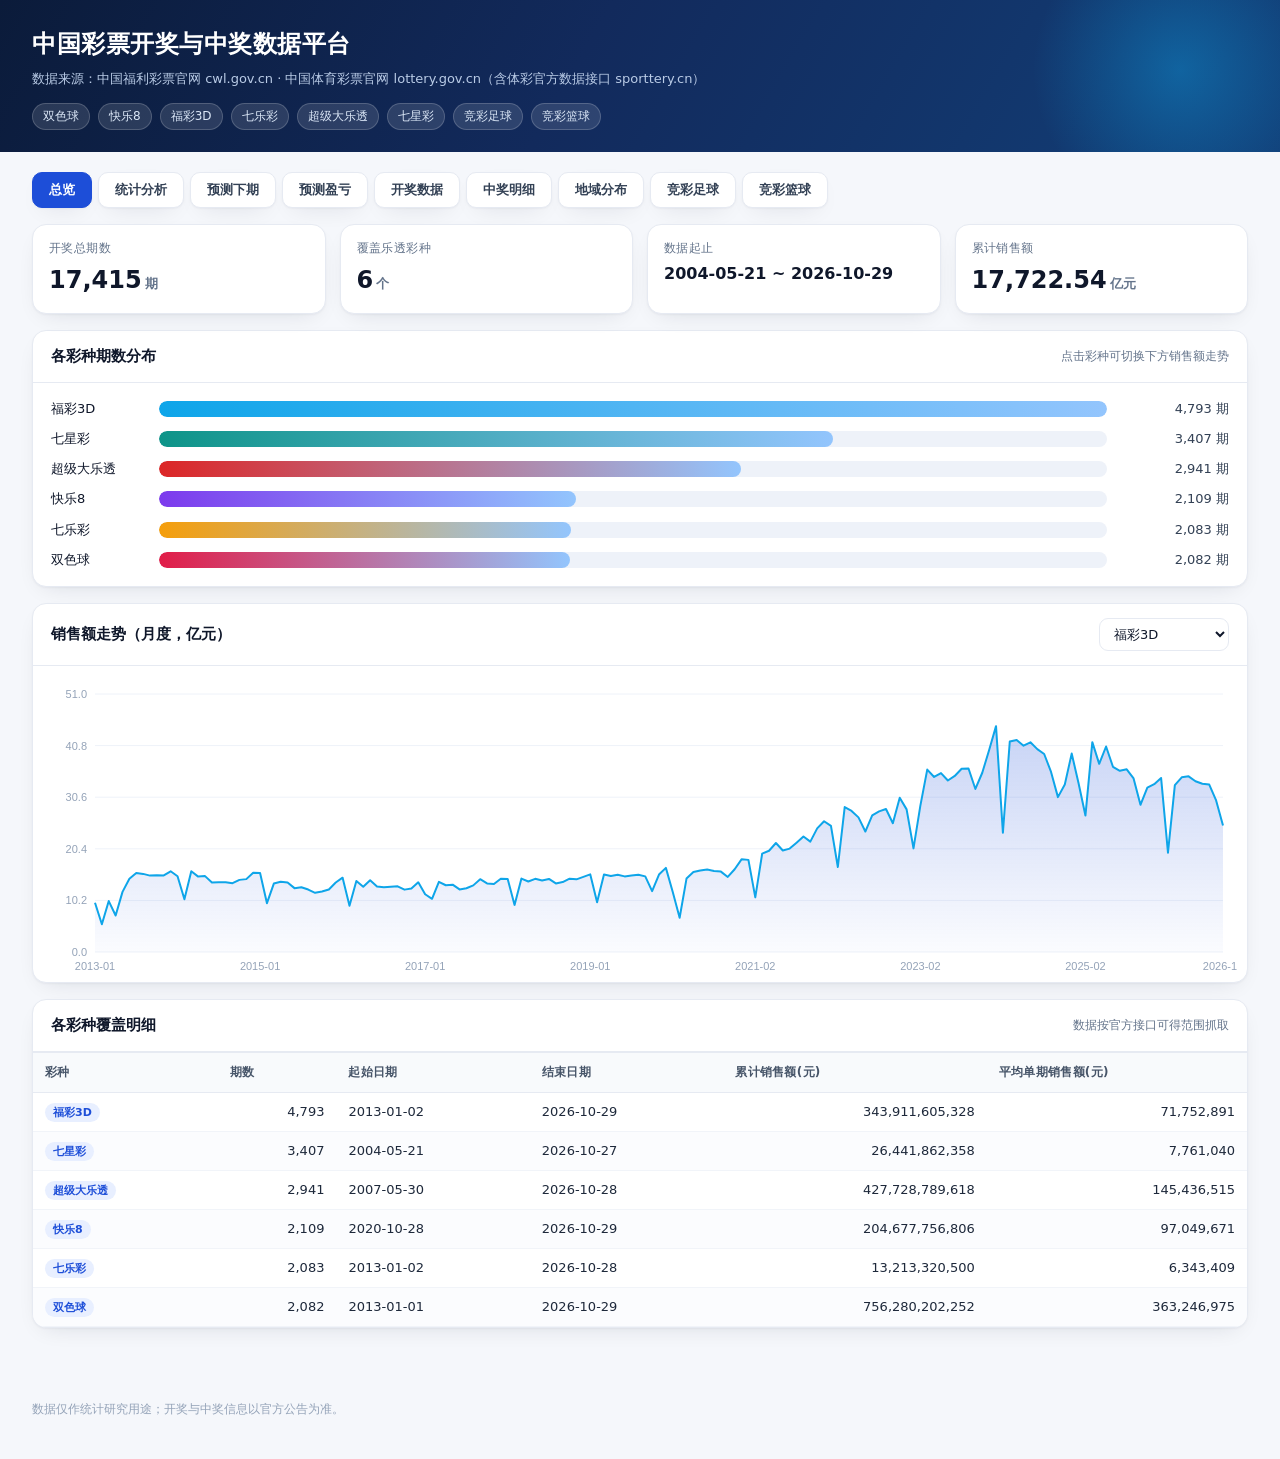
<file: index.html>
<!DOCTYPE html>
<html lang="zh-CN">
<head>
<meta charset="UTF-8">
<meta name="viewport" content="width=device-width, initial-scale=1.0">
<title>中国彩票开奖与中奖数据</title>
<style>
  :root{
    --bg:#f5f7fb;
    --panel:#ffffff;
    --ink:#0f172a;
    --muted:#64748b;
    --line:#e6eaf2;
    --brand:#1d4ed8;
    --brand-soft:#e8efff;
    --cyan:#0ea5e9;
    --orange:#f97316;
    --green:#16a34a;
    --red:#dc2626;
    --shadow:0 1px 2px rgba(15,23,42,.04), 0 8px 24px -12px rgba(15,23,42,.16);
  }
  *{box-sizing:border-box}
  html,body{margin:0;padding:0}
  body{
    background:var(--bg);color:var(--ink);
    font-family:"Segoe UI","PingFang SC","Microsoft YaHei",system-ui,-apple-system,sans-serif;
    font-size:14px;line-height:1.55;
  }
  header.site{
    background:linear-gradient(120deg,#0b1b3a 0%,#122a5c 45%,#123f78 100%);
    color:#fff;padding:26px 32px 22px;position:relative;overflow:hidden;
  }
  header.site::after{
    content:"";position:absolute;right:-60px;top:-90px;width:320px;height:320px;
    background:radial-gradient(circle,rgba(14,165,233,.38),transparent 65%);border-radius:50%;
  }
  .head-inner{max-width:1440px;margin:0 auto;position:relative}
  h1{margin:0;font-size:24px;letter-spacing:.5px;font-weight:700}
  .sub{margin-top:6px;color:#b9cbe6;font-size:13px}
  .badges{margin-top:14px;display:flex;gap:8px;flex-wrap:wrap}
  .badge{
    font-size:12px;padding:3px 10px;border-radius:999px;
    background:rgba(255,255,255,.12);border:1px solid rgba(255,255,255,.18);color:#dbe7f7;
  }
  .wrap{max-width:1440px;margin:0 auto;padding:20px 32px 56px}
  .tabs{display:flex;gap:6px;flex-wrap:wrap;margin-bottom:16px}
  .tab{
    border:1px solid var(--line);background:var(--panel);color:#334155;
    padding:8px 16px;border-radius:10px;cursor:pointer;font-size:13px;font-weight:600;
    transition:.15s;box-shadow:var(--shadow);
  }
  .tab:hover{border-color:#c7d4ea;color:var(--brand)}
  .tab.active{background:var(--brand);border-color:var(--brand);color:#fff}
  .cards{display:grid;grid-template-columns:repeat(auto-fit,minmax(180px,1fr));gap:14px;margin-bottom:16px}
  .card{
    background:var(--panel);border:1px solid var(--line);border-radius:14px;
    padding:14px 16px;box-shadow:var(--shadow);
  }
  .card .k{font-size:12px;color:var(--muted);letter-spacing:.4px}
  .card .v{font-size:24px;font-weight:700;margin-top:4px;font-variant-numeric:tabular-nums}
  .card .v small{font-size:13px;font-weight:600;color:var(--muted);margin-left:3px}
  .panel{
    background:var(--panel);border:1px solid var(--line);border-radius:14px;
    box-shadow:var(--shadow);margin-bottom:16px;overflow:hidden;
  }
  .panel-head{
    display:flex;align-items:center;justify-content:space-between;gap:12px;
    padding:14px 18px;border-bottom:1px solid var(--line);flex-wrap:wrap;
  }
  .panel-head h2{margin:0;font-size:15px;font-weight:700}
  .panel-head .hint{font-size:12px;color:var(--muted)}
  .panel-body{padding:16px 18px}
  .filters{display:flex;gap:10px;flex-wrap:wrap;align-items:flex-end}
  .field{display:flex;flex-direction:column;gap:4px}
  .field label{font-size:11px;color:var(--muted);letter-spacing:.4px}
  select,input[type=text],input[type=date]{
    border:1px solid var(--line);background:#fff;border-radius:9px;
    padding:7px 10px;font-size:13px;color:var(--ink);min-width:130px;outline:none;
    font-family:inherit;
  }
  select:focus,input:focus{border-color:#93b4f0;box-shadow:0 0 0 3px rgba(29,78,216,.10)}
  .btn{
    border:1px solid var(--line);background:#fff;border-radius:9px;padding:7px 12px;
    font-size:13px;cursor:pointer;color:#334155;font-family:inherit;
  }
  .btn:hover{border-color:#c7d4ea;color:var(--brand)}
  .btn:disabled{opacity:.45;cursor:not-allowed}
  .btn.primary{background:var(--brand);border-color:var(--brand);color:#fff}
  .table-wrap{overflow:auto;max-height:64vh;border-top:1px solid var(--line)}
  table{border-collapse:collapse;width:100%;font-size:13px;font-variant-numeric:tabular-nums}
  thead th{
    position:sticky;top:0;z-index:2;background:#f8fafc;text-align:left;
    font-weight:600;color:#475569;font-size:12px;letter-spacing:.3px;
    padding:10px 12px;border-bottom:1px solid var(--line);white-space:nowrap;
  }
  tbody td{padding:9px 12px;border-bottom:1px solid #f1f4f9;white-space:nowrap;color:#1e293b}
  tbody tr:nth-child(even){background:#fbfcfe}
  tbody tr:hover{background:#f2f7ff}
  td.num{text-align:right}
  .tag{
    display:inline-block;padding:1px 8px;border-radius:999px;font-size:11px;font-weight:600;
    background:var(--brand-soft);color:var(--brand);
  }
  .tag.h{background:#e7f7ee;color:#15803d}
  .tag.d{background:#fff4e6;color:#b45309}
  .tag.a{background:#fdeaea;color:#b91c1c}
  .pager{
    display:flex;align-items:center;gap:10px;justify-content:space-between;
    padding:12px 18px;border-top:1px solid var(--line);flex-wrap:wrap;
    font-size:13px;color:var(--muted);
  }
  .pager .grp{display:flex;align-items:center;gap:8px}
  .bars{display:flex;flex-direction:column;gap:10px}
  .bar-row{display:grid;grid-template-columns:96px 1fr 110px;gap:12px;align-items:center;font-size:13px}
  .bar-track{background:#eef2f9;border-radius:999px;height:16px;overflow:hidden}
  .bar-fill{height:100%;border-radius:999px;background:linear-gradient(90deg,#3b82f6,#0ea5e9)}
  .bar-val{text-align:right;color:#334155;font-variant-numeric:tabular-nums}
  .chart-box{padding:12px 10px 4px}
  canvas{display:block;width:100%}
  .empty{padding:48px;text-align:center;color:var(--muted)}
  .err{
    margin:16px 0;padding:14px 16px;border-radius:12px;background:#fff7ed;
    border:1px solid #fed7aa;color:#9a3412;font-size:13px;line-height:1.7;
  }
  .err code{background:#fff;padding:1px 6px;border-radius:5px;border:1px solid #fed7aa}
  .loading{padding:40px;text-align:center;color:var(--muted)}
  .spinner{
    width:22px;height:22px;border:2px solid #dbe4f3;border-top-color:var(--brand);
    border-radius:50%;margin:0 auto 10px;animation:spin .8s linear infinite;
  }
  @keyframes spin{to{transform:rotate(360deg)}}
  .muted{color:var(--muted)}
  .mono{font-family:"Cascadia Mono",Consolas,monospace;font-size:12.5px}
  footer{max-width:1440px;margin:0 auto;padding:0 32px 40px;color:#94a3b8;font-size:12px}
  /* ---- 统计分析 ---- */
  .stat-grid{display:grid;grid-template-columns:repeat(auto-fit,minmax(240px,1fr));gap:14px;margin-bottom:16px}
  .stat{background:var(--panel);border:1px solid var(--line);border-radius:14px;padding:14px 16px;box-shadow:var(--shadow)}
  .stat .k{font-size:12px;color:var(--muted);display:flex;justify-content:space-between;align-items:center;gap:8px}
  .stat .v{font-size:21px;font-weight:700;margin-top:6px;font-variant-numeric:tabular-nums}
  .stat .d{font-size:12px;color:var(--muted);margin-top:5px;line-height:1.55}
  .pill{font-size:11px;padding:2px 8px;border-radius:999px;background:#eef2f9;color:#475569;font-weight:600;white-space:nowrap}
  .pill.ok{background:#e7f7ee;color:#15803d}
  .pill.warn{background:#fff4e6;color:#b45309}
  .pill.bad{background:#fdeaea;color:#b91c1c}
  .grid2{display:grid;grid-template-columns:1fr 1fr;gap:16px}
  .forecast td:first-child{color:var(--muted)}
  .forecast td:nth-child(2){font-weight:600;font-variant-numeric:tabular-nums}
  .ball{display:inline-flex;align-items:center;justify-content:center;min-width:26px;height:26px;padding:0 4px;
    border-radius:50%;background:#eef4ff;color:#1d4ed8;font-size:12px;font-weight:700;margin:2px 4px 2px 0}
  .ball.blue{background:#fdeaea;color:#b91c1c}
  .notice{margin:0 0 16px;padding:12px 16px;border-radius:12px;background:#f8fafc;border:1px solid var(--line);
    color:#475569;font-size:12.5px;line-height:1.7}
  /* ---- 预测下期 ---- */
  .pick-row{display:flex;flex-wrap:wrap;gap:10px}
  .pick{display:flex;flex-direction:column;align-items:center;gap:4px;min-width:42px}
  .pick .ball{margin:0;min-width:34px;height:34px;font-size:13px}
  .pick small{font-size:10px;color:var(--muted);white-space:nowrap}
  .pick.hot .ball{background:#e7f7ee;color:#15803d}
  .pick.cold .ball{background:#f1f5f9;color:#64748b}
  .pick.kill .ball{background:#fdeaea;color:#b91c1c}
  .section-title{font-size:12px;color:var(--muted);margin:14px 0 8px;letter-spacing:.3px}
  .section-title:first-child{margin-top:0}
  .pr-sub{font-size:11px;color:#94a3b8;margin-left:6px}
  .pos-grid{display:grid;grid-template-columns:repeat(auto-fit,minmax(180px,1fr));gap:12px}
  .pos-card{border:1px solid var(--line);border-radius:12px;padding:12px;background:#fbfcfe}
  .pos-card .t{font-size:12px;color:var(--muted);margin-bottom:8px}
  .mdl-hi{background:#f0fdf4}
  .mdl-note{font-size:12px;color:var(--muted);line-height:1.75;margin-top:10px}
  .mdl-w{font-size:12px;color:#475569;background:#f8fafc;border:1px solid var(--line);border-radius:10px;padding:10px 12px;line-height:1.75;margin-bottom:12px}
  /* ---- 预测盈亏 ---- */
  .pnl-pos{color:#15803d;font-weight:700}
  .pnl-neg{color:#b91c1c;font-weight:700}
  .pnl-curve{width:100%;height:auto;display:block}
  .pnl-legend{display:flex;flex-wrap:wrap;gap:18px;font-size:12px;color:#475569;margin-top:10px}
  .pnl-legend i{display:inline-block;width:18px;height:3px;border-radius:2px;margin-right:6px;vertical-align:middle}
  @media(max-width:900px){.grid2{grid-template-columns:1fr}}
  @media(max-width:720px){
    header.site{padding:20px}
    .wrap{padding:16px}
    .bar-row{grid-template-columns:72px 1fr 90px}
  }
</style>
</head>
<body>
<header class="site">
  <div class="head-inner">
    <h1>中国彩票开奖与中奖数据平台</h1>
    <div class="sub">数据来源：中国福利彩票官网 cwl.gov.cn · 中国体育彩票官网 lottery.gov.cn（含体彩官方数据接口 sporttery.cn）</div>
    <div class="badges">
      <span class="badge">双色球</span><span class="badge">快乐8</span><span class="badge">福彩3D</span>
      <span class="badge">七乐彩</span><span class="badge">超级大乐透</span><span class="badge">七星彩</span>
      <span class="badge">竞彩足球</span><span class="badge">竞彩篮球</span>
    </div>
  </div>
</header>

<div class="wrap">
  <div class="tabs" id="tabs"></div>
  <div id="view"></div>
</div>
<footer>数据仅作统计研究用途；开奖与中奖信息以官方公告为准。</footer>

<script>
/* ------------------------------------------------------------------ 工具 */
const nf = new Intl.NumberFormat('zh-CN');
const COLORS = {
  ssq:'#e11d48', kl8:'#7c3aed', '3d':'#0ea5e9', qlc:'#f59e0b',
  dlt:'#dc2626', qxc:'#0d9488', fb:'#2563eb', bb:'#ea580c'
};

function fmtInt(v){
  if(v === '' || v == null) return '—';
  const n = Number(v);
  return isFinite(n) ? nf.format(n) : v;
}
function fmtYi(v){
  if(v === '' || v == null) return '—';
  const n = Number(v);
  if(!isFinite(n)) return '—';
  return (n / 1e8).toLocaleString('zh-CN',{minimumFractionDigits:2, maximumFractionDigits:2});
}
function fmtOdds(v){
  if(v === '' || v == null) return '—';
  const n = Number(v);
  return isFinite(n) ? n.toFixed(2) : v;
}
function esc(s){
  return String(s == null ? '' : s).replace(/[&<>"]/g, c => ({'&':'&amp;','<':'&lt;','>':'&gt;','"':'&quot;'}[c]));
}
function parseCSV(text){
  if(text.charCodeAt(0) === 0xFEFF) text = text.slice(1);
  const rows = [];
  let row = [], field = '', inQ = false, i = 0;
  for(; i < text.length; i++){
    const c = text[i];
    if(inQ){
      if(c === '"'){
        if(text[i+1] === '"'){ field += '"'; i++; } else inQ = false;
      } else field += c;
    } else {
      if(c === '"') inQ = true;
      else if(c === ','){ row.push(field); field = ''; }
      else if(c === '\n'){ row.push(field); field = ''; rows.push(row); row = []; }
      else if(c === '\r'){ /* skip */ }
      else field += c;
    }
  }
  if(field !== '' || row.length){ row.push(field); rows.push(row); }
  const head = rows.shift() || [];
  return rows.filter(r => r.length > 1 || (r[0] || '') !== '').map(r => {
    const o = {};
    head.forEach((h, j) => o[h] = r[j] === undefined ? '' : r[j]);
    return o;
  });
}

/* ------------------------------------------------------------------ 数据注册 */
const DATASETS = {
  draws:      { file:'data/draws.csv',      cache:null, rows:0 },
  prizes:     { file:'data/prizes.csv',     cache:null, rows:0 },
  regions:    { file:'data/regions.csv',    cache:null, rows:0 },
  fb:         { file:'data/jingcai_football.csv',   cache:null, rows:0 },
  bb:         { file:'data/jingcai_basketball.csv', cache:null, rows:0 },
  analysis:   { file:'data/analysis.json', cache:null, rows:0 },
  predictions:{ file:'data/predictions.json', cache:null, rows:0 },
  pnl:        { file:'data/pnl.json',        cache:null, rows:0 }
};

async function load(name){
  const ds = DATASETS[name];
  if(ds.cache) return ds.cache;
  const res = await fetch(ds.file, {cache:'no-store'});
  if(!res.ok) throw new Error('HTTP ' + res.status);
  const text = await res.text();
  ds.cache = parseCSV(text);
  ds.rows = ds.cache.length;
  return ds.cache;
}

async function loadJSON(name){
  const ds = DATASETS[name];
  if(ds.cache) return ds.cache;
  const res = await fetch(ds.file, {cache:'no-store'});
  if(!res.ok) throw new Error('HTTP ' + res.status);
  ds.cache = await res.json();
  return ds.cache;
}

/* ------------------------------------------------------------------ 视图定义 */
const VIEWS = {
  overview: { label:'总览', kind:'overview' },
  stats:    { label:'统计分析', kind:'stats' },
  predict:  { label:'预测下期', kind:'predict' },
  pnl:      { label:'预测盈亏', kind:'pnl' },

  draws: {
    label:'开奖数据', kind:'table', dataset:'draws',
    title:'开奖记录（全部彩种）',
    hint:'号码、销售额、奖池余额',
    hasLottery:true, hasDate:true,
    searchKeys:['issue','front_numbers','back_numbers','lottery_name'],
    columns:[
      {label:'彩种', render:r => `<span class="tag">${esc(r.lottery_name)}</span>`},
      {label:'期号', render:r => `<span class="mono">${esc(r.issue)}</span>`},
      {label:'开奖日期', render:r => esc(r.draw_date)},
      {label:'开奖号码', render:r => `<span class="mono">${esc(r.front_numbers)}${r.back_numbers ? ' + ' + esc(r.back_numbers) : ''}</span>`},
      {label:'销售额(元)', cls:'num', render:r => fmtInt(r.sales_amount)},
      {label:'开奖后奖池(元)', cls:'num', render:r => fmtInt(r.pool_after_draw)},
      {label:'派奖/追加(元)', cls:'num', render:r => fmtInt(r.extra_amount)}
    ]
  },

  prizes: {
    label:'中奖明细', kind:'table', dataset:'prizes',
    title:'奖级中奖明细（注数 / 单注奖金 / 奖金合计）',
    hint:'含 172,497 条奖级记录',
    hasLottery:true, hasDate:true,
    searchKeys:['issue','prize_level','lottery_name'],
    columns:[
      {label:'彩种', render:r => `<span class="tag">${esc(r.lottery_name)}</span>`},
      {label:'期号', render:r => `<span class="mono">${esc(r.issue)}</span>`},
      {label:'开奖日期', render:r => esc(r.draw_date)},
      {label:'奖级', render:r => esc(r.prize_level)},
      {label:'中奖注数', cls:'num', render:r => r.winner_count === '' ? '—' : fmtInt(r.winner_count)},
      {label:'单注奖金(元)', cls:'num', render:r => fmtInt(r.unit_prize)},
      {label:'奖金合计(元)', cls:'num', render:r => fmtInt(r.total_prize)},
      {label:'备注', render:r => `<span class="muted">${esc(r.note)}</span>`}
    ]
  },

  regions: {
    label:'地域分布', kind:'table', dataset:'regions',
    title:'一等奖地域分布（官方原文解析）',
    hint:'仅福彩双色球 / 快乐8选十中十 / 七乐彩一等奖公布省份',
    hasLottery:true, hasDate:true,
    searchKeys:['issue','region','raw_text','prize_level'],
    columns:[
      {label:'彩种', render:r => `<span class="tag">${esc(r.lottery_name)}</span>`},
      {label:'期号', render:r => `<span class="mono">${esc(r.issue)}</span>`},
      {label:'开奖日期', render:r => esc(r.draw_date)},
      {label:'奖级', render:r => esc(r.prize_level)},
      {label:'地区', render:r => `<b>${esc(r.region)}</b>`},
      {label:'中奖注数', cls:'num', render:r => fmtInt(r.winner_count)},
      {label:'官方原文', render:r => `<span class="muted" title="${esc(r.raw_text)}">${esc(String(r.raw_text||'').slice(0,40))}</span>`}
    ]
  },

  fb: {
    label:'竞彩足球', kind:'table', dataset:'fb',
    title:'竞彩足球赛果与固定奖金',
    hint:'胜平负赔率、让球数、半场/全场比分',
    hasLottery:false, hasDate:true,
    searchKeys:['match_num','league','home_team','away_team'],
    columns:[
      {label:'场次', render:r => `<span class="mono">${esc(r.match_num)}</span>`},
      {label:'比赛日期', render:r => esc(r.match_date)},
      {label:'联赛', render:r => esc(r.league)},
      {label:'主队', render:r => esc(r.home_team)},
      {label:'客队', render:r => esc(r.away_team)},
      {label:'比分', render:r => `<span class="mono">${esc(r.score)}</span>`},
      {label:'半场', render:r => `<span class="mono">${esc(r.half_score)}</span>`},
      {label:'结果', render:r => resultTag(r.result)},
      {label:'主胜', cls:'num', render:r => fmtOdds(r.odds_home)},
      {label:'平', cls:'num', render:r => fmtOdds(r.odds_draw)},
      {label:'客胜', cls:'num', render:r => fmtOdds(r.odds_away)},
      {label:'让球', render:r => esc(r.handicap)},
      {label:'状态', render:r => statusText(r.match_status)}
    ]
  },

  bb: {
    label:'竞彩篮球', kind:'table', dataset:'bb',
    title:'竞彩篮球赛果与固定奖金',
    hint:'胜负/让分胜负赔率、半场比分',
    hasLottery:false, hasDate:true,
    searchKeys:['match_num','league','home_team','away_team'],
    columns:[
      {label:'场次', render:r => `<span class="mono">${esc(r.match_num)}</span>`},
      {label:'比赛日期', render:r => esc(r.match_date)},
      {label:'联赛', render:r => esc(r.league)},
      {label:'主队', render:r => esc(r.home_team)},
      {label:'客队', render:r => esc(r.away_team)},
      {label:'比分', render:r => `<span class="mono">${esc(r.score)}</span>`},
      {label:'半场', render:r => `<span class="mono">${esc(r.half_score)}</span>`},
      {label:'结果', render:r => resultTag(r.result)},
      {label:'主胜', cls:'num', render:r => fmtOdds(r.odds_home)},
      {label:'客胜', cls:'num', render:r => fmtOdds(r.odds_away)},
      {label:'让分', render:r => esc(r.handicap)},
      {label:'状态', render:r => statusText(r.match_status)}
    ]
  }
};

function resultTag(v){
  if(v === 'H') return '<span class="tag h">主胜</span>';
  if(v === 'D') return '<span class="tag d">平</span>';
  if(v === 'A') return '<span class="tag a">客胜</span>';
  return esc(v || '—');
}
function statusText(v){
  const map = {'2':'已完场','1':'进行中','0':'未开赛'};
  return `<span class="muted">${map[String(v)] || esc(v || '—')}</span>`;
}

/* ------------------------------------------------------------------ 状态 */
const state = {
  tab:'overview',
  views:{},
  lotters:[]        // [{code,name}]
};
function vstate(key){
  if(!state.views[key]) state.views[key] = {page:1, size:50, lottery:'', from:'', to:'', kw:'', rows:[], filtered:[], ready:false};
  return state.views[key];
}

/* ------------------------------------------------------------------ 标签页 */
function renderTabs(){
  const el = document.getElementById('tabs');
  el.innerHTML = Object.entries(VIEWS).map(([k,v]) =>
    `<button class="tab${state.tab===k?' active':''}" data-tab="${k}">${v.label}</button>`).join('');
  el.querySelectorAll('.tab').forEach(b => b.onclick = () => {
    state.tab = b.dataset.tab;
    renderTabs();
    renderView();
  });
}

/* ------------------------------------------------------------------ 视图路由 */
async function renderView(){
  const el = document.getElementById('view');
  const view = VIEWS[state.tab];
  if(view.kind === 'overview'){ await renderOverview(el); return; }
  if(view.kind === 'stats'){ await renderStats(el); return; }
  if(view.kind === 'predict'){ await renderPredict(el); return; }
  if(view.kind === 'pnl'){ await renderPnl(el); return; }

  const st = vstate(state.tab);
  el.innerHTML = `
    <div class="panel">
      <div class="panel-head">
        <div>
          <h2>${view.title}</h2>
          <div class="hint">${view.hint}</div>
        </div>
        <div class="hint" id="sum-${state.tab}"></div>
      </div>
      <div class="panel-body">
        <div class="filters" id="filters-${state.tab}">
          ${view.hasLottery ? `
          <div class="field"><label>彩种</label>
            <select id="f-lottery"><option value="">全部彩种</option></select>
          </div>` : ''}
          ${view.hasDate ? `
          <div class="field"><label>开始日期</label><input type="date" id="f-from"></div>
          <div class="field"><label>结束日期</label><input type="date" id="f-to"></div>` : ''}
          <div class="field"><label>关键词</label>
            <input type="text" id="f-kw" placeholder="期号 / 号码 / 球队 / 地区" style="min-width:220px">
          </div>
          <button class="btn" id="f-reset">重置</button>
        </div>
      </div>
      <div id="body-${state.tab}"><div class="loading"><div class="spinner"></div>正在加载 ${view.dataset.toUpperCase()} 数据…</div></div>
    </div>`;

  // 绑定筛选
  if(view.hasLottery){
    const sel = document.getElementById('f-lottery');
    sel.innerHTML = '<option value="">全部彩种</option>' +
      state.lotters.map(l => `<option value="${l.code}">${l.name}</option>`).join('');
    sel.value = st.lottery;
    sel.onchange = () => { st.lottery = sel.value; st.page = 1; apply(); };
  }
  if(view.hasDate){
    const f = document.getElementById('f-from'), t = document.getElementById('f-to');
    f.value = st.from; t.value = st.to;
    f.onchange = () => { st.from = f.value; st.page = 1; apply(); };
    t.onchange = () => { st.to = t.value; st.page = 1; apply(); };
  }
  const kw = document.getElementById('f-kw');
  kw.value = st.kw;
  let timer = null;
  kw.oninput = () => {
    clearTimeout(timer);
    timer = setTimeout(() => { st.kw = kw.value.trim(); st.page = 1; apply(); }, 220);
  };
  document.getElementById('f-reset').onclick = () => {
    st.lottery = ''; st.from = ''; st.to = ''; st.kw = ''; st.page = 1;
    renderView();
  };

  try{
    if(!st.ready){
      st.rows = await load(view.dataset);
      st.ready = true;
    }
    apply();
  }catch(e){
    document.getElementById('body-' + state.tab).innerHTML =
      errBox(e, DATASETS[view.dataset].file);
  }
}

function errBox(e, file){
  return `<div class="panel-body"><div class="err">
    <b>数据加载失败：</b>${esc(e.message)}（${esc(file)}）<br>
    浏览器对 <code>file://</code> 下的 fetch 有安全限制，请在本目录启动静态服务后访问：<br>
    <code>python -m http.server 8000</code> → 打开 <code>http://localhost:8000/</code>
  </div></div>`;
}

/* ------------------------------------------------------------------ 筛选 + 表格 */
function apply(){
  const key = state.tab, view = VIEWS[key], st = vstate(key);
  const from = st.from, to = st.to, lott = st.lottery, kw = st.kw.toLowerCase();

  st.filtered = st.rows.filter(r => {
    if(lott && r.lottery_code !== lott) return false;
    const d = r.draw_date || r.match_date || '';
    if(from && d && d < from) return false;
    if(to && d && d > to) return false;
    if(kw){
      const hit = view.searchKeys.some(k => String(r[k] || '').toLowerCase().includes(kw));
      if(!hit) return false;
    }
    return true;
  });

  // 汇总提示
  const sum = document.getElementById('sum-' + key);
  if(sum){
    let extra = '';
    if(key === 'prizes'){
      const s = st.filtered.reduce((a, r) => a + (Number(r.total_prize) || 0), 0);
      extra = ` · 奖金合计 ${fmtYi(s)} 亿元`;
    }
    if(key === 'draws'){
      const s = st.filtered.reduce((a, r) => a + (Number(r.sales_amount) || 0), 0);
      extra = ` · 销售额合计 ${fmtYi(s)} 亿元`;
    }
    sum.textContent = `筛选结果 ${nf.format(st.filtered.length)} 条` + extra;
  }

  renderTable();
}

function renderTable(){
  const key = state.tab, view = VIEWS[key], st = vstate(key);
  const total = st.filtered.length;
  const pages = Math.max(1, Math.ceil(total / st.size));
  if(st.page > pages) st.page = pages;
  const start = (st.page - 1) * st.size;
  const slice = st.filtered.slice(start, start + st.size);

  const thead = `<tr>${view.columns.map(c => `<th class="${c.cls || ''}">${c.label}</th>`).join('')}</tr>`;
  const tbody = slice.length ? slice.map(r =>
    `<tr>${view.columns.map(c => `<td class="${c.cls || ''}">${c.render(r)}</td>`).join('')}</tr>`
  ).join('') : `<tr><td colspan="${view.columns.length}"><div class="empty">没有符合条件的数据</div></td></tr>`;

  document.getElementById('body-' + key).innerHTML = `
    <div class="table-wrap">
      <table><thead>${thead}</thead><tbody>${tbody}</tbody></table>
    </div>
    <div class="pager">
      <div class="grp">
        <button class="btn" id="pg-first" ${st.page<=1?'disabled':''}>« 首页</button>
        <button class="btn" id="pg-prev" ${st.page<=1?'disabled':''}>‹ 上一页</button>
        <span>第 <b>${st.page}</b> / ${pages} 页 · 共 ${nf.format(total)} 条</span>
        <button class="btn" id="pg-next" ${st.page>=pages?'disabled':''}>下一页 ›</button>
        <button class="btn" id="pg-last" ${st.page>=pages?'disabled':''}>末页 »</button>
      </div>
      <div class="grp">
        <label>每页</label>
        <select id="pg-size">
          ${[50,100,200,500].map(n => `<option value="${n}"${n===st.size?' selected':''}>${n}</option>`).join('')}
        </select>
      </div>
    </div>`;

  const setPage = p => { st.page = p; renderTable(); };
  document.getElementById('pg-first').onclick = () => setPage(1);
  document.getElementById('pg-prev').onclick  = () => setPage(st.page - 1);
  document.getElementById('pg-next').onclick  = () => setPage(st.page + 1);
  document.getElementById('pg-last').onclick  = () => setPage(pages);
  document.getElementById('pg-size').onchange = e => { st.size = +e.target.value; st.page = 1; renderTable(); };
}

/* ------------------------------------------------------------------ 总览 */
let chartCfg = null;

async function renderOverview(el){
  el.innerHTML = '<div class="loading"><div class="spinner"></div>正在加载开奖数据…</div>';
  let draws;
  try{
    draws = await load('draws');
  }catch(e){
    el.innerHTML = errBox(e, 'data/draws.csv');
    return;
  }

  // 汇总
  const byLot = new Map();
  for(const r of draws){
    const k = r.lottery_code;
    if(!byLot.has(k)) byLot.set(k, {
      code:k, name:r.lottery_name, n:0, min:r.draw_date, max:r.draw_date, sales:0
    });
    const o = byLot.get(k);
    o.n++;
    if(r.draw_date){ if(!o.min || r.draw_date < o.min) o.min = r.draw_date; if(!o.max || r.draw_date > o.max) o.max = r.draw_date; }
    o.sales += Number(r.sales_amount) || 0;
  }
  const lots = [...byLot.values()].sort((a,b) => b.n - a.n);
  const totalSales = lots.reduce((a, o) => a + o.sales, 0);
  const maxDate = lots.reduce((a, o) => (o.max > a ? o.max : a), '');
  const minDate = lots.reduce((a, o) => (!a || (o.min && o.min < a) ? o.min : a), '');

  el.innerHTML = `
    <div class="cards">
      <div class="card"><div class="k">开奖总期数</div><div class="v">${nf.format(draws.length)}<small>期</small></div></div>
      <div class="card"><div class="k">覆盖乐透彩种</div><div class="v">${lots.length}<small>个</small></div></div>
      <div class="card"><div class="k">数据起止</div><div class="v" style="font-size:16px">${minDate} ~ ${maxDate}</div></div>
      <div class="card"><div class="k">累计销售额</div><div class="v">${fmtYi(totalSales)}<small>亿元</small></div></div>
    </div>

    <div class="panel">
      <div class="panel-head"><h2>各彩种期数分布</h2><span class="hint">点击彩种可切换下方销售额走势</span></div>
      <div class="panel-body"><div class="bars" id="lot-bars"></div></div>
    </div>

    <div class="panel">
      <div class="panel-head">
        <h2>销售额走势（月度，亿元）</h2>
        <select id="chart-lot"></select>
      </div>
      <div class="chart-box"><canvas id="sales-chart" height="300"></canvas></div>
    </div>

    <div class="panel">
      <div class="panel-head"><h2>各彩种覆盖明细</h2><span class="hint">数据按官方接口可得范围抓取</span></div>
      <div class="table-wrap" style="max-height:none">
        <table>
          <thead><tr><th>彩种</th><th>期数</th><th>起始日期</th><th>结束日期</th><th class="num">累计销售额(元)</th><th class="num">平均单期销售额(元)</th></tr></thead>
          <tbody>${lots.map(o => `
            <tr>
              <td><span class="tag">${esc(o.name)}</span></td>
              <td class="num">${nf.format(o.n)}</td>
              <td>${esc(o.min)}</td>
              <td>${esc(o.max)}</td>
              <td class="num">${o.sales ? fmtInt(Math.round(o.sales)) : '—'}</td>
              <td class="num">${o.sales ? fmtInt(Math.round(o.sales / o.n)) : '—'}</td>
            </tr>`).join('')}</tbody>
        </table>
      </div>
    </div>`;

  // 条形图
  const maxN = Math.max(...lots.map(o => o.n));
  document.getElementById('lot-bars').innerHTML = lots.map(o => `
    <div class="bar-row" data-code="${o.code}" style="cursor:pointer">
      <div>${esc(o.name)}</div>
      <div class="bar-track"><div class="bar-fill" style="width:${(o.n / maxN * 100).toFixed(1)}%;background:linear-gradient(90deg,${COLORS[o.code]||'#3b82f6'},#93c5fd)"></div></div>
      <div class="bar-val">${nf.format(o.n)} 期</div>
    </div>`).join('');
  document.querySelectorAll('#lot-bars .bar-row').forEach(row => {
    row.onclick = () => {
      document.getElementById('chart-lot').value = row.dataset.code;
      drawSalesChart(draws, row.dataset.code);
    };
  });

  // 折线图
  const sel = document.getElementById('chart-lot');
  sel.innerHTML = lots.map(o => `<option value="${o.code}">${o.name}</option>`).join('');
  sel.value = lots[0].code;
  sel.onchange = () => drawSalesChart(draws, sel.value);
  drawSalesChart(draws, lots[0].code);

  window.addEventListener('resize', () => {
    if(chartCfg) drawSalesChart(chartCfg.draws, chartCfg.code);
  });
}

function drawSalesChart(draws, code){
  const canvas = document.getElementById('sales-chart');
  if(!canvas) return;
  chartCfg = {draws, code};

  const buckets = new Map();
  for(const r of draws){
    if(r.lottery_code !== code || !r.draw_date) continue;
    const sale = Number(r.sales_amount);
    if(!isFinite(sale) || sale <= 0) continue;
    const m = r.draw_date.slice(0, 7);
    buckets.set(m, (buckets.get(m) || 0) + sale);
  }
  const pts = [...buckets.entries()].sort((a, b) => a[0] < b[0] ? -1 : 1)
    .map(([m, v]) => ({m, v: v / 1e8}));

  const dpr = window.devicePixelRatio || 1;
  const w = canvas.clientWidth || 900, h = 300;
  canvas.width = w * dpr; canvas.height = h * dpr;
  canvas.style.height = h + 'px';
  const ctx = canvas.getContext('2d');
  ctx.setTransform(dpr, 0, 0, dpr, 0, 0);
  ctx.clearRect(0, 0, w, h);

  if(!pts.length){
    ctx.fillStyle = '#94a3b8'; ctx.font = '13px sans-serif';
    ctx.fillText('该彩种无销售额数据', 20, 40);
    return;
  }

  const pad = {l:52, r:14, t:16, b:26};
  const iw = w - pad.l - pad.r, ih = h - pad.t - pad.b;
  const maxV = Math.max(...pts.map(p => p.v));
  const yMax = Math.ceil(maxV * 1.12);

  // 网格
  ctx.strokeStyle = '#eef2f9'; ctx.lineWidth = 1;
  ctx.fillStyle = '#94a3b8'; ctx.font = '11px sans-serif'; ctx.textAlign = 'right';
  const ticks = 5;
  for(let i = 0; i <= ticks; i++){
    const y = pad.t + ih - ih * i / ticks;
    ctx.beginPath(); ctx.moveTo(pad.l, y); ctx.lineTo(w - pad.r, y); ctx.stroke();
    ctx.fillText((yMax * i / ticks).toFixed(1), pad.l - 8, y + 4);
  }

  const X = i => pad.l + (pts.length === 1 ? iw / 2 : iw * i / (pts.length - 1));
  const Y = v => pad.t + ih - ih * (v / yMax);

  // 面积
  const grad = ctx.createLinearGradient(0, pad.t, 0, pad.t + ih);
  grad.addColorStop(0, 'rgba(29,78,216,.28)');
  grad.addColorStop(1, 'rgba(29,78,216,.02)');
  ctx.beginPath();
  ctx.moveTo(X(0), pad.t + ih);
  pts.forEach((p, i) => ctx.lineTo(X(i), Y(p.v)));
  ctx.lineTo(X(pts.length - 1), pad.t + ih);
  ctx.closePath(); ctx.fillStyle = grad; ctx.fill();

  // 折线
  ctx.beginPath();
  pts.forEach((p, i) => i ? ctx.lineTo(X(i), Y(p.v)) : ctx.moveTo(X(i), Y(p.v)));
  ctx.strokeStyle = COLORS[code] || '#1d4ed8';
  ctx.lineWidth = 2; ctx.lineJoin = 'round'; ctx.stroke();

  // X 轴标签
  ctx.textAlign = 'center'; ctx.fillStyle = '#94a3b8';
  const step = Math.max(1, Math.ceil(pts.length / 7));
  pts.forEach((p, i) => {
    if(i % step === 0 || i === pts.length - 1) ctx.fillText(p.m, X(i), h - 8);
  });
}

/* ------------------------------------------------------------------ 统计分析 */
let statsPick = null;
let sumChartCfg = null;

const fmtP = p => (p == null ? '—' : (p < 1e-4 ? p.toExponential(2) : p.toFixed(4)));
const pctf = v => (v == null ? '—' : (v * 100).toFixed(1) + '%');
const pillCls = t => (/极显著/.test(t) ? 'bad' : /显著/.test(t) ? 'warn' : 'ok');
const pad2 = n => String(n).padStart(2, '0');

async function renderStats(el){
  el.innerHTML = '<div class="loading"><div class="spinner"></div>正在加载统计分析结果…</div>';
  let data;
  try{ data = await loadJSON('analysis'); }
  catch(e){ el.innerHTML = errBox(e, 'data/analysis.json'); return; }

  const lots = data.lotteries || [];
  if(!lots.length){ el.innerHTML = '<div class="empty">暂无分析结果，请先运行 python analyze.py</div>'; return; }
  const cur = lots.find(l => l.code === statsPick) || lots[0];
  statsPick = cur.code;

  el.innerHTML = `
    <div class="panel">
      <div class="panel-head">
        <div>
          <h2>统计分析 · 多重统计模型</h2>
          <div class="hint">卡方均匀性检验 · 分位数中心区间 · 自相关与游程检验 · 遗漏与号码对共现</div>
        </div>
        <div class="field"><label>彩种</label><select id="st-lot"></select></div>
      </div>
      <div class="panel-body" style="padding:12px 18px"><div class="hint" id="st-meta"></div></div>
    </div>
    <div class="notice">${esc(data.note || '')}　分析生成时间：${esc(data.generated_at || '')}</div>
    <div id="st-body"></div>`;

  const sel = document.getElementById('st-lot');
  sel.innerHTML = lots.map(l => `<option value="${l.code}">${esc(l.name)}（${nf.format(l.draws)} 期）</option>`).join('');
  sel.value = cur.code;
  sel.onchange = () => { statsPick = sel.value; paintStats(lots.find(l => l.code === statsPick)); };
  paintStats(cur);
}

function paintStats(rec){
  const f = rec.forecast || {};
  const u = rec.uniformity || {};
  const ind = rec.independence || {};
  const runs = ind.runs;
  const ac = ind.autocorr || [];
  const acMax = ac.reduce((a, b) => (Math.abs(b.r) > Math.abs(a.r) ? b : a), ac[0] || {r: 0, lag: 0});

  const front = (rec.last.nums || []).map(n => `<span class="ball">${rec.pool > 10 ? pad2(n) : n}</span>`).join('');
  const back = (rec.last.sp || []).map(n => `<span class="ball blue">${pad2(n)}</span>`).join('');
  document.getElementById('st-meta').innerHTML =
    `${esc(rec.name)} · 样本 ${nf.format(rec.draws)} 期 · 覆盖 ${esc(rec.date_from)} ~ ${esc(rec.date_to)}<br>
     最近一期 <b>${esc(rec.last.issue)}</b>（${esc(rec.last.date)}） ${front}${back}
     ${rec.window ? `<br><span class="pr-sub">建模窗口：${esc(rec.window.start)} 起 —— ${esc(rec.window.reason)}</span>` : ''}`;

  /* ---- 检验结论卡片 ---- */
  const ksOk = rec.sum && rec.sum.ks_p != null && rec.sum.ks_p >= 0.05;
  const cards = `
    <div class="stat-grid">
      <div class="stat">
        <div class="k">号码均匀性（卡方拟合优度）<span class="pill ${pillCls(u.verdict || '')}">${esc(u.verdict || '—')}</span></div>
        <div class="v">χ² = ${u.chi2} <small style="font-size:12px;color:var(--muted)">df=${u.df}</small></div>
        <div class="d">p 值 ${fmtP(u.p)} · 若 p≥0.05 表示与“各号码等概率”无显著差异</div>
      </div>
      <div class="stat">
        <div class="k">序列独立性（游程检验）<span class="pill ${pillCls(runs ? runs.verdict : '')}">${runs ? esc(runs.verdict) : '样本不足'}</span></div>
        <div class="v">z = ${runs ? runs.z : '—'}</div>
        <div class="d">游程 ${runs ? runs.runs : '—'} 个 / 期望 ${runs ? runs.expect : '—'} · p ${runs ? fmtP(runs.p) : '—'}<br>和值自相关最大 lag${acMax.lag}：r = ${acMax.r}（p ${fmtP(acMax.p)}）</div>
      </div>
      <div class="stat">
        <div class="k">和值分布形态<span class="pill ${ksOk ? 'ok' : 'warn'}">${ksOk ? '近似正态' : '偏离正态'}</span></div>
        <div class="v">${rec.sum.mean} ± ${rec.sum.std}</div>
        <div class="d">K-S 检验 p = ${fmtP(rec.sum.ks_p)} · 中位数 ${rec.sum.median} · 偏度 ${rec.sum.skew == null ? '—' : rec.sum.skew}</div>
      </div>
      <div class="stat">
        <div class="k">单注最高奖概率 <span class="pill">组合数 ${nf.format(f.combinations)}</span></div>
        <div class="v" style="font-size:18px">${esc(f.odds || '—')}</div>
        <div class="d">与上期重号均值 ${f.repeat_mean}（独立随机理论 ${f.repeat_expect}）· 连号出现率 ${pctf(f.consec_rate)}</div>
      </div>
    </div>`;

  /* ---- 下期高概率区间与范围 ---- */
  const rows = [];
  if(f.sum80) rows.push(['和值主区间（80% 覆盖）', `${f.sum80[0]} ~ ${f.sum80[1]}`, '历史期数落在该区间的比例约 80%（P10–P90）']);
  if(f.sum90) rows.push(['和值扩展区间（90% 覆盖）', `${f.sum90[0]} ~ ${f.sum90[1]}`, 'P5–P95，覆盖约 90% 的历史期数']);
  if(f.span80) rows.push(['跨度区间（80% 覆盖）', `${f.span80[0]} ~ ${f.span80[1]}`, '跨度 = 最大号码 − 最小号码']);
  rows.push(['与上期重号个数', `${f.repeat_mode} 个`, `历史最常见值，均值 ${f.repeat_mean}，独立随机理论值 ${f.repeat_expect}`]);
  if(f.odd_top) rows.push(['奇偶比（最常见）', f.odd_top.map(x => `${x.k} 奇`).join(' / '), '占比 ' + f.odd_top.map(x => pctf(x.share)).join(' / ')]);
  if(f.big_top) rows.push(['大小比（最常见）', f.big_top.map(x => `${x.k} 大`).join(' / '), '大号指大于号码池一半的值，占比 ' + f.big_top.map(x => pctf(x.share)).join(' / ')]);
  if(f.consec_rate != null) rows.push(['出现连号的概率', pctf(f.consec_rate), '至少出现一组相邻号码的期数占比']);
  if(f.zone) rows.push(['最热号码分区', f.zone, `该分区历史占比 ${pctf(f.zone_share)}（三等分理论值 33.3%）`]);
  if(f.positions) rows.push(['按位高频数字', f.positions.map(p => `第${p.pos}位 ${p.top}（${pctf(p.share)}）`).join(' · '), '各位置历史上出现最多的数字']);
  rows.push(['单注最高奖概率', f.odds, `全部组合数 ${nf.format(f.combinations)}`]);

  const forecast = `
    <div class="panel">
      <div class="panel-head"><h2>下期高概率区间与范围</h2><span class="hint">基于历史经验分布的分位数与最频值</span></div>
      <div class="table-wrap" style="max-height:none">
        <table class="forecast">
          <thead><tr><th>维度</th><th>区间 / 取值</th><th>说明</th></tr></thead>
          <tbody>${rows.map(r => `<tr><td>${r[0]}</td><td>${r[1]}</td><td class="muted">${r[2]}</td></tr>`).join('')}</tbody>
        </table>
      </div>
    </div>`;

  /* ---- 和值分布图 ---- */
  const chart = `
    <div class="panel">
      <div class="panel-head"><h2>和值分布与中心区间</h2><span class="hint">柱=历史频数，浅蓝区=80% 覆盖区间，红线=正态拟合</span></div>
      <div class="chart-box"><canvas id="st-sum-chart" height="260"></canvas></div>
    </div>`;

  /* ---- 分区热度 ---- */
  let zones = '';
  if(rec.zones && rec.zones.length){
    const zmax = Math.max(...rec.zones.map(z => z.share));
    zones = `
      <div class="panel">
        <div class="panel-head"><h2>分区热度</h2><span class="hint">号码池三等分后各区出号占比</span></div>
        <div class="panel-body"><div class="bars">
          ${rec.zones.map(z => `
            <div class="bar-row">
              <div>${esc(z.zone)}</div>
              <div class="bar-track"><div class="bar-fill" style="width:${(z.share / zmax * 100).toFixed(1)}%"></div></div>
              <div class="bar-val">${pctf(z.share)}</div>
            </div>`).join('')}
        </div></div>
      </div>`;
  }

  /* ---- 冷热号 + 遗漏 ---- */
  let hotcold = '';
  const hot = rec.hot || [], cold = rec.cold || [];
  if(hot.length && cold.length){
    hotcold = `
      <div class="panel">
        <div class="panel-head"><h2>热号 / 冷号</h2><span class="hint">z 为标准分，|z|&gt;2 视为明显偏离</span></div>
        <div class="table-wrap" style="max-height:none">
          <table>
            <thead><tr><th>热号</th><th class="num">次数</th><th class="num">z</th><th>冷号</th><th class="num">次数</th><th class="num">z</th></tr></thead>
            <tbody>${hot.map((h, i) => {
              const c = cold[i] || {};
              return `<tr>
                <td><span class="ball">${pad2(h.n)}</span></td><td class="num">${nf.format(h.cnt)}</td><td class="num">${h.z}</td>
                <td><span class="ball" style="background:#f1f5f9;color:#475569">${c.n == null ? '—' : pad2(c.n)}</span></td>
                <td class="num">${c.cnt == null ? '—' : nf.format(c.cnt)}</td><td class="num">${c.z == null ? '—' : c.z}</td>
              </tr>`;
            }).join('')}</tbody>
          </table>
        </div>
      </div>`;
  }

  const omission = rec.omission && rec.omission.length ? `
    <div class="panel">
      <div class="panel-head"><h2>遗漏值（当前未出期数）</h2><span class="hint">遗漏最大的号码</span></div>
      <div class="table-wrap" style="max-height:none">
        <table>
          <thead><tr><th>号码</th><th class="num">当前遗漏</th><th class="num">平均间隔</th><th class="num">最大遗漏</th><th class="num">出现次数</th></tr></thead>
          <tbody>${rec.omission.map(o => `<tr>
            <td>${pad2(o.n)}</td><td class="num">${o.cur}</td>
            <td class="num">${o.avg == null ? '—' : o.avg}</td><td class="num">${o.max}</td>
            <td class="num">${nf.format(o.cnt)}</td></tr>`).join('')}</tbody>
        </table>
      </div>
    </div>` : '';

  /* ---- 独立性明细 ---- */
  const indep = `
    <div class="panel">
      <div class="panel-head"><h2>独立性检验明细</h2><span class="hint">和值序列的自相关与游程</span></div>
      <div class="table-wrap" style="max-height:none">
        <table>
          <thead><tr><th>滞后阶数</th><th class="num">相关系数 r</th><th class="num">p 值</th><th>结论</th></tr></thead>
          <tbody>${ac.map(a => `<tr>
            <td>lag ${a.lag}</td><td class="num">${a.r}</td><td class="num">${fmtP(a.p)}</td>
            <td class="muted">${a.p >= 0.05 ? '无显著自相关' : '存在显著自相关'}</td></tr>`).join('')}
          </tbody>
        </table>
      </div>
    </div>`;

  /* ---- 号码对 ---- */
  let pairs = '';
  if(rec.pairs){
    const p = rec.pairs;
    pairs = `
      <div class="panel">
        <div class="panel-head"><h2>号码对共现</h2><span class="hint">理论期望每对 ${p.expect} 次 · 可能组合 ${p.possible} 组 · 从未同现 ${p.zero} 组</span></div>
        <div class="table-wrap" style="max-height:none">
          <table>
            <thead><tr><th>高频组合</th><th class="num">次数</th><th>低频组合</th><th class="num">次数</th></tr></thead>
            <tbody>${p.top.map((t, i) => {
              const l = p.low[i] || {};
              return `<tr>
                <td><span class="mono">${pad2(t.a)}-${pad2(t.b)}</span></td><td class="num">${t.c}</td>
                <td><span class="mono">${l.a == null ? '—' : pad2(l.a) + '-' + pad2(l.b)}</span></td>
                <td class="num">${l.c == null ? '—' : l.c}</td></tr>`;
            }).join('')}</tbody>
          </table>
        </div>
      </div>`;
  }

  /* ---- 特别号（蓝球 / 后区 / 特别号） ---- */
  let special = '';
  if(rec.special){
    const s = rec.special;
    special = `
      <div class="panel">
        <div class="panel-head"><h2>特别号分布（${s.pool} 选 ${s.pick}）</h2>
          <span class="hint">χ² = ${s.chi2} · p = ${fmtP(s.p)} · ${esc(s.verdict)}</span></div>
        <div class="panel-body">
          <div class="grid2">
            <div>
              <div class="hint" style="margin-bottom:6px">偏多（热）</div>
              <div class="bars">${s.hot.map(x => `
                <div class="bar-row"><div>${pad2(x.n)}</div>
                  <div class="bar-track"><div class="bar-fill" style="width:${Math.min(100, 50 + x.z * 18).toFixed(1)}%"></div></div>
                  <div class="bar-val">${nf.format(x.cnt)} 次 · z ${x.z}</div></div>`).join('')}</div>
            </div>
            <div>
              <div class="hint" style="margin-bottom:6px">偏少（冷）</div>
              <div class="bars">${s.cold.map(x => `
                <div class="bar-row"><div>${pad2(x.n)}</div>
                  <div class="bar-track"><div class="bar-fill" style="width:${Math.max(6, 50 + x.z * 18).toFixed(1)}%;background:linear-gradient(90deg,#f59e0b,#fcd34d)"></div></div>
                  <div class="bar-val">${nf.format(x.cnt)} 次 · z ${x.z}</div></div>`).join('')}</div>
            </div>
          </div>
        </div>
      </div>`;
  }

  /* ---- 数字彩：按位分布 ---- */
  let digits = '';
  if(rec.positions){
    digits = `
      <div class="panel">
        <div class="panel-head"><h2>按位数字分布与检验</h2><span class="hint">每个位置单独做卡方均匀性检验</span></div>
        <div class="table-wrap" style="max-height:none">
          <table>
            <thead><tr><th>位次</th><th class="num">样本</th><th class="num">χ²</th><th class="num">p</th><th>结论</th><th>最热</th><th class="num">占比</th><th>最冷</th></tr></thead>
            <tbody>${rec.positions.map(q => `<tr>
              <td>第 ${q.pos} 位${q.note ? '<br><span class="muted" style="font-size:11px">' + esc(q.note) + '</span>' : ''}</td>
              <td class="num">${nf.format(q.n)}</td><td class="num">${q.chi2}</td><td class="num">${fmtP(q.p)}</td>
              <td><span class="pill ${pillCls(q.verdict)}">${esc(q.verdict)}</span></td>
              <td><span class="ball">${q.top}</span></td><td class="num">${pctf(q.top_share)}</td>
              <td><span class="ball" style="background:#f1f5f9;color:#475569">${q.bottom}</span></td>
            </tr>`).join('')}</tbody>
          </table>
        </div>
      </div>`;

    const df = rec.digit_freq || [];
    if(df.length){
      const mx = Math.max(...df.map(d => d.cnt));
      digits += `
        <div class="panel">
          <div class="panel-head"><h2>数字 0-9 总频数</h2><span class="hint">合并所有 0-9 位次的出现次数</span></div>
          <div class="panel-body"><div class="bars">${df.map(d => `
            <div class="bar-row"><div>数字 ${d.d}</div>
              <div class="bar-track"><div class="bar-fill" style="width:${(d.cnt / mx * 100).toFixed(1)}%"></div></div>
              <div class="bar-val">${nf.format(d.cnt)} · z ${d.z}</div></div>`).join('')}</div></div>
        </div>`;
    }
  }

  let shapes = '';
  if(rec.shapes && rec.shapes.length){
    const mx = Math.max(...rec.shapes.map(s => s.c));
    shapes = `
      <div class="panel">
        <div class="panel-head"><h2>号码形态（组选结构）</h2><span class="hint">豹子=三位相同，组三=两位相同，组六=三位全异</span></div>
        <div class="panel-body"><div class="bars">${rec.shapes.map(s => `
          <div class="bar-row"><div>${esc(s.k)}</div>
            <div class="bar-track"><div class="bar-fill" style="width:${(s.c / mx * 100).toFixed(1)}%"></div></div>
            <div class="bar-val">${nf.format(s.c)} 期 · ${pctf(s.share)}</div></div>`).join('')}</div></div>
      </div>`;
  }

  document.getElementById('st-body').innerHTML =
    cards + forecast + chart + zones + `<div class="grid2">${hotcold}${omission}</div>` +
    `<div class="grid2">${indep}${pairs || special || ''}</div>` +
    (pairs && special ? special : '') + digits + shapes;

  drawSumChart(rec);
}

function drawSumChart(rec){
  const canvas = document.getElementById('st-sum-chart');
  if(!canvas) return;
  sumChartCfg = rec;
  const hist = (rec.sum && rec.sum.hist) || [];
  const dpr = window.devicePixelRatio || 1;
  const w = canvas.clientWidth || 900, h = 260;
  canvas.width = w * dpr; canvas.height = h * dpr;
  canvas.style.height = h + 'px';
  const ctx = canvas.getContext('2d');
  ctx.setTransform(dpr, 0, 0, dpr, 0, 0);
  ctx.clearRect(0, 0, w, h);
  if(!hist.length){
    ctx.fillStyle = '#94a3b8'; ctx.font = '13px sans-serif';
    ctx.fillText('该彩种无和值分布数据', 20, 40);
    return;
  }

  const x0 = hist[0].x0, x1 = hist[hist.length - 1].x1;
  const maxC = Math.max(...hist.map(b => b.c), 1);
  const pad = {l:48, r:14, t:14, b:26};
  const iw = w - pad.l - pad.r, ih = h - pad.t - pad.b;
  const X = v => pad.l + iw * (v - x0) / (x1 - x0);
  const Y = c => pad.t + ih - ih * (c / (maxC * 1.12));

  // 80% 区间阴影
  if(rec.sum.int80){
    ctx.fillStyle = 'rgba(29,78,216,.07)';
    ctx.fillRect(X(rec.sum.int80[0]), pad.t, Math.max(1, X(rec.sum.int80[1]) - X(rec.sum.int80[0])), ih);
  }

  // 网格
  ctx.strokeStyle = '#eef2f9'; ctx.lineWidth = 1;
  ctx.fillStyle = '#94a3b8'; ctx.font = '11px sans-serif'; ctx.textAlign = 'right';
  for(let i = 0; i <= 4; i++){
    const y = pad.t + ih - ih * i / 4;
    ctx.beginPath(); ctx.moveTo(pad.l, y); ctx.lineTo(w - pad.r, y); ctx.stroke();
    ctx.fillText(Math.round(maxC * 1.12 * i / 4), pad.l - 8, y + 4);
  }

  // 柱
  const bw = iw / hist.length;
  hist.forEach(b => {
    const x = X(b.x0), top = Y(b.c), base = pad.t + ih;
    ctx.fillStyle = 'rgba(29,78,216,.45)';
    ctx.fillRect(x + 0.5, top, Math.max(1, bw - 1), base - top);
  });

  // 正态曲线
  const n = rec.draws, mu = rec.sum.mean, sd = rec.sum.std;
  if(sd > 0){
    const binW = (x1 - x0) / hist.length;
    ctx.beginPath();
    for(let px = 0; px <= iw; px++){
      const x = x0 + (x1 - x0) * px / iw;
      const g = n * binW * Math.exp(-0.5 * Math.pow((x - mu) / sd, 2)) / (sd * Math.sqrt(2 * Math.PI));
      const y = Y(g);
      px ? ctx.lineTo(pad.l + px, y) : ctx.moveTo(pad.l + px, y);
    }
    ctx.strokeStyle = '#e11d48'; ctx.lineWidth = 1.6; ctx.stroke();
  }

  // X 轴标签
  ctx.textAlign = 'center'; ctx.fillStyle = '#94a3b8';
  for(let i = 0; i <= 6; i++){
    const v = x0 + (x1 - x0) * i / 6;
    ctx.fillText(Math.round(v), X(v), h - 8);
  }
}

/* ------------------------------------------------------------------ 预测下期 */
let predictPick = null;

async function renderPredict(el){
  el.innerHTML = '<div class="loading"><div class="spinner"></div>正在加载下期预测…</div>';
  let data;
  try{ data = await loadJSON('predictions'); }
  catch(e){ el.innerHTML = errBox(e, 'data/predictions.json'); return; }

  const lots = data.lotteries || [];
  if(!lots.length){ el.innerHTML = '<div class="empty">暂无预测结果，请先运行 python predict.py</div>'; return; }
  const cur = lots.find(l => l.code === predictPick) || lots[0];
  predictPick = cur.code;

  el.innerHTML = `
    <div class="panel">
      <div class="panel-head">
        <div>
          <h2>预测下期 · 高胜率区间与号码推荐</h2>
          <div class="hint">多因子打分（长期频数 · 近 50 期热度 · 遗漏回补 · 与上期共现 · Poisson–Gamma 收缩后验 · 马尔可夫条件 lift）+ 历史最频形态约束</div>
        </div>
        <div class="field"><label>彩种</label><select id="pr-lot"></select></div>
      </div>
      <div class="panel-body" style="padding:12px 18px"><div class="hint" id="pr-meta"></div></div>
    </div>
    <div class="notice">
      ${esc(data.note || '')}<br>
      <span class="muted">生成时间 ${esc(data.generated_at || '—')} · 基于 ${nf.format((data.based_on || {}).draws_csv_rows || 0)} 条开奖记录 · ${esc(data.method || '')}</span>
    </div>
    <div id="pr-body"></div>`;

  const sel = document.getElementById('pr-lot');
  sel.innerHTML = lots.map(l => `<option value="${l.code}">${esc(l.name)}</option>`).join('');
  sel.value = cur.code;
  sel.onchange = () => { predictPick = sel.value; paintPredict(lots.find(l => l.code === predictPick)); };
  paintPredict(cur);
}

function paintPredict(rec){
  const nx = rec.next || {};
  const rg = rec.ranges || {};
  const lastFront = (rec.last.nums || []).map(n => `<span class="ball">${pad2(n)}</span>`).join('');
  const lastBack = (rec.last.sp || []).map(n => `<span class="ball blue">${pad2(n)}</span>`).join('');

  const wnote = rec.window
    ? `<br><span class="pr-sub">建模窗口：${esc(rec.window.start)} 起 —— ${esc(rec.window.reason)}；开奖数据页仍展示全量历史</span>`
    : '';
  document.getElementById('pr-meta').innerHTML =
    `${esc(rec.name)} · 样本 ${nf.format(rec.draws)} 期 · 最近一期 <b>${esc(rec.last.issue)}</b>（${esc(rec.last.date)}） ${lastFront}${lastBack}
     <br>下期预计 <b>${esc(nx.issue || '—')}</b>（${esc(nx.date || '')} ${esc(nx.weekday || '')}）${rec.play ? ' · ' + esc(rec.play) : ''}
     <span class="pr-sub">${esc(nx.basis || '')}</span>${wnote}`;

  /* ---- 区间卡片 ---- */
  const oddTxt = (rg.odd_top || []).map(x => `${x.k} 奇`).join(' / ');
  const bigTxt = (rg.big_top || []).map(x => `${x.k} 大`).join(' / ');
  const cards = `
    <div class="stat-grid">
      <div class="stat">
        <div class="k">和值主区间（80% 覆盖）<span class="pill ok">核心区间</span></div>
        <div class="v">${rg.sum80 ? rg.sum80[0] + ' ~ ' + rg.sum80[1] : '—'}</div>
        <div class="d">扩展区间（90% 覆盖）：${rg.sum90 ? rg.sum90[0] + ' ~ ' + rg.sum90[1] : '—'}</div>
      </div>
      <div class="stat">
        <div class="k">跨度区间（80% 覆盖）</div>
        <div class="v">${rg.span80 ? rg.span80[0] + ' ~ ' + rg.span80[1] : '—'}</div>
        <div class="d">跨度 = 最大号码 − 最小号码</div>
      </div>
      <div class="stat">
        <div class="k">奇偶 / 大小 最频形态</div>
        <div class="v" style="font-size:17px">${oddTxt || '—'}<br>${bigTxt || '—'}</div>
        <div class="d">奇偶占比 ${(rg.odd_top || []).map(x => pctf(x.share)).join(' / ') || '—'}<br>大小占比 ${(rg.big_top || []).map(x => pctf(x.share)).join(' / ') || '—'}</div>
      </div>
      <div class="stat">
        <div class="k">与上期重号 / 连号</div>
        <div class="v">${rg.repeat_mode} 个<span class="pill" style="margin-left:8px">均值 ${rg.repeat_mean}</span></div>
        <div class="d">${rg.consec_rate != null ? '出现连号的期数占比 ' + pctf(rg.consec_rate) : '数字彩按位独立，不统计连号'}</div>
      </div>
      <div class="stat">
        <div class="k">最热号码分区</div>
        <div class="v" style="font-size:18px">${esc(rg.zone || '—')}</div>
        <div class="d">${rg.zone ? '该区历史占比 ' + pctf(rg.zone_share) + '（三等分理论值 33.3%）' : '按位彩种不做分区统计'}</div>
      </div>
      <div class="stat">
        <div class="k">单注最高奖概率</div>
        <div class="v" style="font-size:18px">${esc(rg.odds || '—')}</div>
        <div class="d">每注独立随机，任何号码组合的中奖概率相同</div>
      </div>
    </div>`;

  /* ---- 号码推荐 ---- */
  let recPanel;
  if(rec.digit){
    recPanel = `
      <div class="panel">
        <div class="panel-head"><h2>号码推荐 · 按位打分</h2>
          <span class="hint">每位分数 = 长期频数 z×0.28 + 近 50 期热度 z×0.26 + 遗漏回补×0.20 + Poisson–Gamma 收缩后验 z×0.14 + 马尔可夫条件 lift z×0.12</span></div>
        <div class="panel-body">
          <div class="pos-grid">
            ${(rec.positions || []).map(p => `
              <div class="pos-card">
                <div class="t">第 ${p.pos} 位${p.note ? ' · ' + esc(p.note) : ''}</div>
                <div class="pick-row">
                  ${p.top.map((t, i) => `
                    <div class="pick${i === 0 ? ' hot' : ''}">
                      <span class="ball">${t.d}</span>
                      <small>${i === 0 ? '首选' : (i === 1 ? '次选' : '备选')} ${t.score.toFixed(2)}</small>
                    </div>`).join('')}
                </div>
                <div class="hint" style="margin-top:8px;font-size:11px">历史最热 ${p.hist_top}（占比 ${pctf(p.hist_share)}）</div>
              </div>`).join('')}
          </div>
        </div>
      </div>`;
  } else {
    const core = rec.core || [], backup = rec.backup || [], kill = rec.kill || [];
    const sp = rec.special;
    recPanel = `
      <div class="panel">
        <div class="panel-head"><h2>号码推荐 · 打分排序</h2>
          <span class="hint">分数 = 长期频数 z×0.20 + 近 50 期热度 z×0.20 + 遗漏回补×0.16 + 与上期共现 z×0.10 + Poisson–Gamma 收缩后验 z×0.16 + 马尔可夫条件 lift z×0.18</span></div>
        <div class="panel-body">
          <div class="section-title">核心号（打分靠前 ${core.length} 个，建议优先关注）</div>
          <div class="pick-row">
            ${core.map(x => `<div class="pick hot"><span class="ball">${pad2(x.n)}</span><small>${esc(x.tag)} ${x.score.toFixed(2)}</small></div>`).join('')}
          </div>
          ${sp ? `
          <div class="section-title">特别号推荐（${sp.pool} 选 ${sp.pick}）</div>
          <div class="pick-row">
            ${sp.recommend.map(x => `<div class="pick hot"><span class="ball blue">${pad2(x.n)}</span><small>${x.score.toFixed(2)}</small></div>`).join('')}
          </div>` : ''}
          <div class="section-title">备选号</div>
          <div class="pick-row">
            ${backup.map(x => `<div class="pick"><span class="ball">${pad2(x.n)}</span><small>${esc(x.tag)} ${x.score.toFixed(2)}</small></div>`).join('')}
          </div>
          ${kill.length ? `
          <div class="section-title">打分尾部号（仅统计打分靠后，不代表不会开出）</div>
          <div class="pick-row">
            ${kill.map(x => `<div class="pick kill"><span class="ball">${pad2(x.n)}</span><small>${x.score.toFixed(2)}</small></div>`).join('')}
          </div>` : ''}
        </div>
      </div>`;
  }

  /* ---- 统计与概率模型 ---- */
  const mdl = rec.models;
  let modelPanel = '';
  if(mdl){
    const pc1 = v => (v == null ? '—' : (v * 100).toFixed(1) + '%');
    const pc2 = v => (v == null ? '—' : (v * 100).toFixed(2) + '%');
    const fus = mdl.fusion || {}, mk = mdl.markov || {}, mc = mdl.montecarlo || {};
    const bt = mdl.bootstrap || {}, hg = mdl.hypergeom, spm = mdl.special;
    const w = fus.weights || {};
    const wTxt = `历史频率 ${w.hist} · EWMA ${w.ewma} · 贝叶斯后验 ${w.bayes} · 马尔可夫 ${w.markov}`;

    const cardHtml = (mdl.cards || []).map(c => `
      <div class="stat">
        <div class="k">${esc(c.name)}</div>
        <div class="v" style="font-size:16px">${esc(c.value)}</div>
        <div class="d">${esc(c.hint)}</div>
      </div>`).join('');

    /* 号码级概率校准 / 按位融合表 */
    let head, body, caption;
    if(rec.digit){
      head = ['位次', '上期开出', '融合首选', '融合次选', '融合备选', '熵 / 最大熵', '转移偏离'];
      body = (mdl.positions || []).map(p => `<tr>
        <td>第 ${p.pos} 位${p.k > 10 ? `<span class="pr-sub">0–${p.k - 1}</span>` : ''}</td>
        <td><span class="ball">${p.last}</span></td>
        ${(p.top || []).map(t => `<td><span class="ball">${t.d}</span>
          <span class="mono">${pc1(t.p_fused)}</span> <span class="muted mono">×${Number(t.lift).toFixed(2)}</span></td>`).join('')}
        <td class="num">${(p.entropy.h / p.entropy.hmax * 100).toFixed(1)}%</td>
        <td class="num">${Number(p.markov.dev).toFixed(4)}</td>
      </tr>`).join('');
      caption = `按位 log-odds 融合（权重 ${wTxt}，理论基准 ${pctf(1 / (mdl.positions[0] ? mdl.positions[0].k : 10))}）。`
        + `转移偏离为该位 ${mdl.positions[0] ? mdl.positions[0].k : 10}×${mdl.positions[0] ? mdl.positions[0].k : 10} 转移矩阵与均匀分布的绝对偏离，理论随机下趋近 0。`;
    } else {
      head = ['号码', '历史频率', 'EWMA', '贝叶斯后验', '马尔可夫', '融合概率', '提升', '95% 可信区间', '近 50 期二项 p', '当前遗漏（分位）', '近 50 期出现'];
      body = (mdl.calibration || []).map(c => `<tr${c.lift >= 1.15 ? ' class="mdl-hi"' : ''}>
        <td><span class="ball">${pad2(c.n)}</span></td>
        <td class="num">${pc2(c.p_hist)}</td>
        <td class="num">${pc2(c.p_ewma)}</td>
        <td class="num">${pc2(c.p_bayes)}</td>
        <td class="num">${pc2(c.p_markov)}</td>
        <td class="num"><b>${pc2(c.p_fused)}</b></td>
        <td class="num">${Number(c.lift).toFixed(2)}×</td>
        <td class="num mono">${c.ci ? Number(c.ci[0]).toFixed(3) + ' ~ ' + Number(c.ci[1]).toFixed(3) : '—'}</td>
        <td class="num">${c.binom_p < 0.05 ? `<span class="pill warn">${Number(c.binom_p).toFixed(3)}</span>` : Number(c.binom_p).toFixed(3)}</td>
        <td class="num">${c.omit} <span class="muted">(${(Number(c.omit_pct) * 100).toFixed(0)}%)</span></td>
        <td class="num">${c.recent}</td>
      </tr>`).join('');
      caption = `融合概率为 ${fus.method || 'log-odds 加权融合'}，理论基准 ${pctf(fus.base)}（提升 1.00× = 与理论概率持平），`
        + `仅列出融合概率前 10 与末 3 名；贝叶斯后验向理论值收缩，可信区间为 Beta 后验 95% 区间。`;
    }

    /* 历史 vs 理论零分布 */
    const rsum = v => (v ? `${v[0]} ~ ${v[1]}` : '—');
    const cmp = `<div class="table-wrap" style="max-height:none"><table>
      <thead><tr><th>口径</th><th class="num">和值 80%</th><th class="num">和值 90%</th><th class="num">跨度 80%</th><th class="num">和值均值</th></tr></thead>
      <tbody>
        <tr><td>历史实测</td><td class="num">${rsum(rg.sum80)}</td><td class="num">${rsum(rg.sum90)}</td>
          <td class="num">${rsum(rg.span80)}</td><td class="num">${bt.obs_mean != null ? bt.obs_mean : '—'}</td></tr>
        <tr><td>蒙特卡洛零分布 <span class="pill">${nf.format(mc.sims || 0)} 次</span></td>
          <td class="num">${mc.sum ? mc.sum.p10 + ' ~ ' + mc.sum.p90 : '—'}</td>
          <td class="num">${mc.sum ? mc.sum.p5 + ' ~ ' + mc.sum.p95 : '—'}</td>
          <td class="num">${mc.span ? mc.span.p10 + ' ~ ' + mc.span.p90 : '—'}</td>
          <td class="num">${mc.sum ? mc.sum.mean : '—'}</td></tr>
        <tr><td>Bootstrap 95% 区间 <span class="pill">${nf.format(bt.iters || 0)} 次</span></td>
          <td class="num" colspan="2">均值 ${rsum(bt.mean_ci)}</td>
          <td class="num" colspan="2">中位数 ${rsum(bt.median_ci)}</td></tr>
      </tbody></table></div>`;

    const hgTbl = (hg && hg.length) ? `
      <div class="table-wrap" style="max-height:none"><table>
        <thead><tr><th>命中个数 m</th><th class="num">理论概率</th><th class="num">约 1 / N</th></tr></thead>
        <tbody>${hg.map(x => `<tr><td>中 ${x.match} 个${x.match >= (rec.code === 'kl8' ? 10 : rec.pick) ? '（全中）' : ''}</td>
          <td class="num">${(x.prob * 100).toFixed(4)}%</td><td class="num">${nf.format(Math.round(1 / x.prob))}</td></tr>`).join('')}</tbody>
      </table></div>
      <div class="mdl-note">超几何分布：从 ${rec.pool} 个号中开出 ${rec.pick} 个，固定投注 ${rec.code === 'kl8' ? 10 : rec.pick} 个主号（不含特别号）时命中 m 个的理论概率。</div>` : '';

    const spTbl = spm ? `
      <div class="section-title">特别号模型（${spm.pool} 选 ${spm.pick}）</div>
      <div class="table-wrap" style="max-height:none"><table>
        <thead><tr><th>号码</th><th class="num">融合概率</th><th class="num">提升</th><th class="num">贝叶斯后验</th></tr></thead>
        <tbody>${(spm.top || []).map(t => `<tr><td><span class="ball blue">${pad2(t.n)}</span></td>
          <td class="num">${pc2(t.p_fused)}</td><td class="num">${Number(t.lift).toFixed(2)}×</td>
          <td class="num">${pc2(t.p_bayes)}</td></tr>`).join('')}</tbody>
      </table></div>
      <div class="mdl-note">特别号熵 ${spm.entropy.h} / ${spm.entropy.hmax} bit（占 ${(spm.entropy.ratio * 100).toFixed(1)}%）；`
        + `马尔可夫 出→出 ${pc1(spm.p11)}、漏→出 ${pc1(spm.p01)}，理论上均应等于 ${pc1(spm.pick / spm.pool)}。</div>` : '';

    /* ---- 学术模型：随机性检验 / 贝叶斯收缩 / 赌注理论 ---- */
    const ac = mdl.academic;
    let acadPanel = '';
    if(ac){
      const acCard = (ac.cards || []).map(c => `
        <div class="stat">
          <div class="k">${esc(c.name)}</div>
          <div class="v" style="font-size:15px">${esc(c.value)}</div>
          <div class="d">${esc(c.hint)}</div>
        </div>`).join('');

      const pcell = p => (p == null ? '—'
        : (p < 0.001 ? `<span class="pill warn">${Number(p).toExponential(2)}</span>` : Number(p).toFixed(4)));
      const allRandom = (ac.tests || []).every(t => t.p == null || t.p >= 0.05);

      const testTbl = `
        <div class="section-title">随机性 · 独立性检验</div>
        <div class="table-wrap" style="max-height:none"><table>
          <thead><tr><th>检验</th><th>作用对象</th><th>统计量</th><th class="num">p 值</th><th>结论</th><th>文献</th></tr></thead>
          <tbody>${(ac.tests || []).map(t => `<tr><td>${esc(t.name)}</td><td class="muted">${esc(t.scope)}</td>
            <td class="mono">${esc(t.stat)}</td><td class="num">${pcell(t.p)}</td>
            <td class="muted">${esc(t.verdict)}</td><td class="muted">${esc(t.ref)}</td></tr>`).join('')}</tbody>
        </table></div>
        <div class="mdl-note">各检验的原假设都是“序列独立同分布 / 各位均匀”。${allRandom
          ? '本期所有检验均未拒绝原假设，说明历史序列与独立随机不可区分。'
          : '存在 p&lt;0.05 的项，但需先经下方 BH-FDR 多重检验校正，多数在样本量下属于常见波动。'}</div>`;

      const fdr = ac.fdr || {};
      const fdrTbl = (fdr.rows || []).length ? `
        <div class="section-title">BH-FDR 多重检验校正</div>
        <div class="table-wrap" style="max-height:none"><table>
          <thead><tr><th>${rec.digit ? '位次' : '号码'}</th><th class="num">原始 p</th><th class="num">q 值（BH）</th><th>q ≤ 0.05 显著</th></tr></thead>
          <tbody>${fdr.rows.map(x => `<tr><td>${rec.digit ? '第 ' + x.n + ' 位' : `<span class="ball">${pad2(x.n)}</span>`}</td>
            <td class="num">${Number(x.p).toFixed(4)}</td><td class="num">${Number(x.q).toFixed(4)}</td>
            <td>${x.sig ? '<span class="pill warn">显著</span>' : '<span class="muted">不显著</span>'}</td></tr>`).join('')}</tbody>
        </table></div>
        <div class="mdl-note">${esc(fdr.note)}</div>` : '';

      const dch = ac.dirichlet, pgm = ac.poisson;
      const dTbl = dch ? `
        <div class="section-title">Dirichlet–Multinomial 后验（前 8 位）</div>
        <div class="table-wrap" style="max-height:none"><table>
          <thead><tr><th>号码</th><th class="num">后验边际概率</th><th class="num">提升</th></tr></thead>
          <tbody>${dch.top.map(t => `<tr><td><span class="ball">${pad2(t.n)}</span></td>
            <td class="num">${pc2(t.p)}</td><td class="num">${Number(t.lift).toFixed(2)}×</td></tr>`).join('')}</tbody>
        </table></div>
        <div class="mdl-note">${esc(dch.note)}</div>` : '';
      const pTbl = pgm ? `
        <div class="section-title">Poisson–Gamma 经验贝叶斯收缩（前 8 位）</div>
        <div class="table-wrap" style="max-height:none"><table>
          <thead><tr><th>号码</th><th class="num">后验强度 λ</th><th class="num">后验概率</th><th class="num">提升</th></tr></thead>
          <tbody>${pgm.top.map(t => `<tr><td><span class="ball">${pad2(t.n)}</span></td>
            <td class="num">${Number(t.lam).toFixed(2)}</td><td class="num">${pc2(t.p)}</td>
            <td class="num">${Number(t.lift).toFixed(2)}×</td></tr>`).join('')}</tbody>
        </table></div>
        <div class="mdl-note">${esc(pgm.note)}</div>` : '';

      const kel = ac.kelly || {}, evv = ac.ev || {}, gm = ac.geom, wh = ac.wheel;
      const theoRow = (k, v, note) => `<tr><td>${k}</td><td class="mono">${v}</td><td class="muted">${note}</td></tr>`;
      const theoTbl = `
        <div class="section-title">赌注理论与返奖结构</div>
        <div class="table-wrap" style="max-height:none"><table>
          <thead><tr><th>项目</th><th>结果</th><th>说明</th></tr></thead>
          <tbody>
            ${theoRow('Kelly 最优投注比例',
              kel.f_star == null ? '—' : (kel.f_star * 100).toFixed(2) + '%',
              `赔率 b=${kel.mult == null ? '—' : Number(kel.mult).toFixed(0)}、头奖概率 1/${kel.p_win ? nf.format(Math.round(1 / kel.p_win)) : '—'}；负期望时 Kelly 解为 0，理性策略是不投注`)}
            ${theoRow('头奖期望等待期',
              kel.wait == null ? '—' : nf.format(Math.round(kel.wait)) + ' 期',
              `每期独立时，投注 ${nf.format(kel.draws_in || 1000)} 期至少中一次的概率仅 ${kel.hit == null ? '—' : (kel.hit * 100).toFixed(2) + '%'}`)}
            ${theoRow('实测返奖率',
              evv.rate == null ? '—' : (evv.rate * 100).toFixed(1) + '%',
              esc(evv.note))}
            ${theoRow('遗漏 vs 几何分布',
              gm ? `A²=${Number(gm.A2).toFixed(2)} · D=${Number(gm.D).toFixed(4)}` : '样本不足',
              gm ? `${esc(gm.verdict)}（n=${nf.format(gm.n)}，p̂=${Number(gm.phat).toFixed(4)}）` : '遗漏间隔样本少于 60 个，不做拟合检验')}
          </tbody></table></div>`;

      const whTbl = wh ? `
        <div class="section-title">全轮转覆盖（${wh.v} 个号 · ${wh.ticket} 码注）</div>
        <div class="table-wrap" style="max-height:none"><table>
          <thead><tr><th class="num">所选号中开出 j 个</th><th class="num">出现概率</th><th class="num">至少命中</th></tr></thead>
          <tbody>${wh.rows.map(x => `<tr><td class="num">${x.j}</td><td class="num">${(x.p * 100).toFixed(2)}%</td>
            <td class="num">${x.best}</td></tr>`).join('')}</tbody>
        </table></div>
        <div class="mdl-note">共 ${nf.format(wh.bets)} 注、${nf.format(wh.cost)} 元；轮转矩阵（covering design）只保证覆盖结构，不改变单注中奖概率。</div>` : '';

      acadPanel = `
      <div class="panel">
        <div class="panel-head"><h2>学术模型 · 深入检验</h2>
          <span class="hint">Dirichlet–Multinomial · Poisson–Gamma 经验贝叶斯 · BH-FDR · 游程 · NIST SP 800-22 · Ljung–Box · 马尔可夫 χ² · Anderson–Darling · Kelly · 轮转覆盖</span></div>
        <div class="panel-body">
          <div class="stat-grid">${acCard}</div>
          ${testTbl}
          ${fdrTbl}
          ${dTbl}
          ${pTbl}
          ${theoTbl}
          ${whTbl}
          <div class="section-title">参考文献</div>
          <div class="mdl-note" style="line-height:1.9">${(ac.refs || []).map((x, i) => `[${i + 1}] ${esc(x)}`).join('<br>')}</div>
        </div>
      </div>`;
    }

    modelPanel = `
      <div class="panel">
        <div class="panel-head"><h2>统计与概率模型 · 指标卡</h2>
          <span class="hint">EWMA · 经验贝叶斯 · 马尔可夫 · 二项检验 · 几何遗漏 · log-odds 融合 · 熵/KL · 蒙特卡洛 · Bootstrap · 超几何</span></div>
        <div class="panel-body"><div class="stat-grid" style="margin-bottom:0">${cardHtml}</div></div>
      </div>
      <div class="panel">
        <div class="panel-head"><h2>${rec.digit ? '按位融合概率 · 模型校准' : '号码概率校准 · 模型融合'}</h2>
          <span class="hint">同一期同一号码用 4 个模型分别估计，再做 log-odds 加权融合</span></div>
        <div class="panel-body">
          <div class="mdl-w"><b>融合权重</b>：${wTxt}；基准概率 p₀ = ${pctf(fus.base)}${rec.digit ? '' : `（= ${rec.pick} / ${rec.pool}）`}。<br>
            马尔可夫实测：出→出 ${pc2(mk.p11)}、漏→出 ${pc2(mk.p01)}，理论边际 ${pc2(mk.base)} —— 两组若贴近基准，说明历史开奖无可被利用的“记忆性”。</div>
          <div class="table-wrap" style="max-height:none">
            <table><thead><tr>${head.map(h => `<th>${h}</th>`).join('')}</tr></thead><tbody>${body}</tbody></table>
          </div>
          <div class="mdl-note">${caption}</div>
        </div>
      </div>
      <div class="panel">
        <div class="panel-head"><h2>理论零分布对照</h2>
          <span class="hint">历史实测区间与“完全随机”模拟结果的对照，偏差即抽样波动</span></div>
        <div class="panel-body">
          <div class="section-title">和值 / 跨度：历史实测 vs 蒙特卡洛 vs Bootstrap</div>
          ${cmp}
          <div class="mdl-note">蒙特卡洛为均匀随机独立抽样得到的理论分布；Bootstrap 为对历史和值有放回重采样得到的抽样误差区间。三行越接近，越说明历史数据与独立随机不可区分。</div>
          ${hgTbl ? `<div class="section-title">超几何命中概率</div>${hgTbl}` : ''}
          ${spTbl}
        </div>
      </div>${acadPanel}`;
  }

  /* ---- 5 注组合 ---- */
  const head = rec.digit
    ? ['#', '号码', '和值', '跨度', '形态', '打分']
    : ['#', '号码', '和值', '跨度', '奇偶', '大小', '连号', '类型', '打分'];
  const rows = (rec.tickets || []).map((t, i) => {
    const nums = t.nums.map(n => `<span class="ball">${rec.digit ? n : pad2(n)}</span>`).join('');
    const sp = (t.sp || []).map(n => `<span class="ball blue">${pad2(n)}</span>`).join('');
    if(rec.digit){
      return `<tr><td>${i + 1}</td><td>${nums}</td><td class="num">${t.sum}</td>
        <td class="num">${t.span}</td><td>${esc(t.shape || '—')}</td><td class="num">${t.score.toFixed(3)}</td></tr>`;
    }
    return `<tr><td>${i + 1}</td><td>${nums}${sp}</td><td class="num">${t.sum}</td>
      <td class="num">${t.span}</td><td class="num">${t.odd}奇/${t.nums.length - t.odd}偶</td>
      <td class="num">${t.big}大/${t.nums.length - t.big}小</td><td class="num">${t.run}</td>
      <td><span class="tag">${esc(t.type)}</span></td><td class="num">${t.score.toFixed(3)}</td></tr>`;
  }).join('');

  const ticketPanel = `
    <div class="panel">
      <div class="panel-head">
        <h2>组合推荐 · ${rec.digit ? '5 注直选' : '5 注单式'}</h2>
        <span class="hint">${esc(rec.sample_note || '')}</span>
      </div>
      <div class="table-wrap" style="max-height:none">
        <table><thead><tr>${head.map(h => `<th>${h}</th>`).join('')}</tr></thead><tbody>${rows}</tbody></table>
      </div>
    </div>`;

  /* ---- 复式建议 ---- */
  const par = rec.parlay;
  let parlay = '';
  if(par){
    const numBall = n => `<span class="ball">${rec.digit ? n : pad2(n)}</span>`;
    const fmtGroup = g => Array.isArray(g[0])
      ? g.map(a => `<span class="mono" style="background:#eef4ff;color:#1d4ed8;border-radius:8px;padding:3px 7px;font-weight:700">${a.join('/')}</span>`).join(' ')
      : g.map(numBall).join('');
    const groups = [];
    if(par.front && par.front.length) groups.push(fmtGroup(par.front));
    if(par.back && par.back.length) groups.push(fmtGroup(par.back));

    parlay = `
      <div class="panel">
        <div class="panel-head"><h2>复式 / 覆盖推荐</h2>
          <span class="hint">用更少注数覆盖更多号码组合，投入相应增加</span></div>
        <div class="panel-body">
          <div class="section-title">${esc(par.label || '')}</div>
          <div class="pick-row">
            ${groups.map((g, i) => `<div style="display:flex;flex-wrap:wrap;gap:2px">${g}</div>${i < groups.length - 1 ? '<div class="pr-sub" style="align-self:center">+</div>' : ''}`).join('')}
          </div>
          <div class="hint" style="margin-top:12px">共 <b>${nf.format(par.bets)}</b> 注 × 2 元 = <b>${nf.format(par.cost)}</b> 元${rec.digit ? '<br>每格为该位候选数字（用 / 分隔），从左到右依次对应第 1 位至最后一位' : ''}</div>
        </div>
      </div>`;
  }

  document.getElementById('pr-body').innerHTML = cards + recPanel + modelPanel + ticketPanel + parlay + `
    <div class="notice">以上推荐由历史统计的启发式打分与概率模型校准自动生成，不构成任何中奖承诺，也不改变每期独立随机的本质。请理性购彩、量力而行。</div>`;
}

/* ------------------------------------------------------------------ 预测盈亏 */
let pnlPick = null;

const pnlMoney = v => (v == null || !isFinite(Number(v))) ? '—' : nf.format(Math.round(Number(v)));
const pnlSigned = v => {
  if(v == null || !isFinite(Number(v))) return '<span class="muted">—</span>';
  const n = Number(v), abs = nf.format(Math.abs(Math.round(n)));
  if(n > 0) return `<span class="pnl-pos">+${abs}</span>`;
  if(n < 0) return `<span class="pnl-neg">−${abs}</span>`;
  return `<span class="muted">0</span>`;
};
const pnlPct = v => (v == null || !isFinite(Number(v))) ? '—' : (Number(v) * 100).toFixed(1) + '%';
const pnlDigit = code => code === '3d' || code === 'qxc';

async function renderPnl(el){
  el.innerHTML = '<div class="loading"><div class="spinner"></div>正在加载预测台账…</div>';
  let data;
  try{ data = await loadJSON('pnl'); }
  catch(e){ el.innerHTML = errBox(e, 'data/pnl.json'); return; }

  const lots = data.lotteries || [];
  if(!lots.length){ el.innerHTML = '<div class="empty">暂无预测台账，请先运行 python ledger.py</div>'; return; }
  const cur = lots.find(l => l.code === pnlPick) || lots[0];
  pnlPick = cur.code;

  const T = data.totals || {};

  el.innerHTML = `
    <div class="panel">
      <div class="panel-head">
        <div>
          <h2>预测盈亏 · 实盘台账</h2>
          <div class="hint">只统计真正发出过的预测：从首期预测起逐期留档，开奖后按真实号码与官方单注奖金结算</div>
        </div>
        <div class="field"><label>彩种</label><select id="pn-lot"></select></div>
      </div>
      <div class="panel-body" style="padding:12px 18px"><div class="hint" id="pn-meta"></div></div>
    </div>
    <div class="notice">
      ${esc(data.note || '')}<br>
      <span class="muted">更新于 ${esc(data.generated_at || '—')} · 首期预测 ${esc(data.first_at || '—')} · 单注 ${data.price || 2} 元 · ${esc(data.method || '')}</span>
    </div>
    <div class="stat-grid">
      <div class="stat">
        <div class="k">累计投入<span class="pill">已结算 ${nf.format(T.settled || 0)} 期</span></div>
        <div class="v">${pnlMoney(T.cost)}<span class="pr-sub">元</span></div>
        <div class="d">只计已开奖的期次；另有 ${nf.format(T.pending || 0)} 期已推荐、等待开奖</div>
      </div>
      <div class="stat">
        <div class="k">累计奖金</div>
        <div class="v">${pnlMoney(T.prize)}<span class="pr-sub">元</span></div>
        <div class="d">实际返奖率 ${pnlPct(T.cost ? T.prize / T.cost : null)}（彩票规则返奖率约 50%）</div>
      </div>
      <div class="stat">
        <div class="k">累计净盈亏</div>
        <div class="v">${pnlSigned(T.net)}<span class="pr-sub">元</span></div>
        <div class="d">回报率 ${pnlPct(T.roi)} · 全部来自真实预测，不含历史回测</div>
      </div>
      <div class="stat">
        <div class="k">待结算</div>
        <div class="v">${nf.format(T.pending || 0)}<span class="pr-sub">期</span></div>
        <div class="d">开奖数据更新后自动结算，无需人工干预</div>
      </div>
    </div>
    <div id="pn-body"></div>`;

  const sel = document.getElementById('pn-lot');
  sel.innerHTML = lots.map(l => `<option value="${l.code}">${esc(l.name)}</option>`).join('');
  sel.value = cur.code;
  sel.onchange = () => { pnlPick = sel.value; paintPnl(lots.find(l => l.code === pnlPick), lots); };
  paintPnl(cur, lots);
}

function pnlCurveSvg(pp){
  const W = 920, H = 250, L = 80, R = 22, T = 18, B = 34;
  const cum = pp.map(p => p.cum_net);
  const vals = cum.concat([0]);
  const low = Math.min.apply(null, vals), high = Math.max.apply(null, vals);
  const gap = (high - low) || 1;
  const lo = low - gap * 0.10, hi = high + gap * 0.10;
  const X = i => L + (W - L - R) * (pp.length < 2 ? 0.5 : i / (pp.length - 1));
  const Y = v => T + (H - T - B) * (1 - (v - lo) / (hi - lo));
  const line = pp.map((p, i) => `${i ? 'L' : 'M'}${X(i).toFixed(1)} ${Y(p.cum_net).toFixed(1)}`).join(' ');

  const ticks = [hi - gap * 0.10, (hi + lo) / 2, lo + gap * 0.10];
  const grid = ticks.map(v => `
    <line x1="${L}" y1="${Y(v).toFixed(1)}" x2="${W - R}" y2="${Y(v).toFixed(1)}" stroke="#eef2f8" stroke-width="1"/>
    <text x="${L - 10}" y="${(Y(v) + 4).toFixed(1)}" text-anchor="end" font-size="11" fill="#94a3b8">${nf.format(Math.round(v))}</text>`).join('');

  const zero = (0 >= lo && 0 <= hi) ? `
    <line x1="${L}" y1="${Y(0).toFixed(1)}" x2="${W - R}" y2="${Y(0).toFixed(1)}" stroke="#94a3b8" stroke-width="1" stroke-dasharray="4 4"/>
    <text x="${W - R}" y="${(Y(0) - 6).toFixed(1)}" text-anchor="end" font-size="11" fill="#94a3b8">盈亏平衡线</text>` : '';

  const last = pp[pp.length - 1];
  const endDot = `<circle cx="${X(pp.length - 1).toFixed(1)}" cy="${Y(last.cum_net).toFixed(1)}" r="3.5" fill="#1d4ed8"/>
    <text x="${(X(pp.length - 1) - 4).toFixed(1)}" y="${(Y(last.cum_net) - 10).toFixed(1)}" text-anchor="end" font-size="11" fill="#1d4ed8">${nf.format(Math.round(last.cum_net))}</text>`;

  return `<svg class="pnl-curve" viewBox="0 0 ${W} ${H}" role="img" aria-label="累计净盈亏曲线">
    ${grid}
    ${zero}
    <path d="${line}" fill="none" stroke="#1d4ed8" stroke-width="2" stroke-linejoin="round"/>
    ${endDot}
    <text x="${L}" y="${H - 10}" font-size="11" fill="#94a3b8">${esc(pp[0].issue)} ${esc(pp[0].date || '')}</text>
    <text x="${W - R}" y="${H - 10}" text-anchor="end" font-size="11" fill="#94a3b8">${esc(last.issue)} ${esc(last.date || '')}</text>
  </svg>
  <div class="pnl-legend">
    <span><i style="background:#1d4ed8"></i>已结算期次的累计净盈亏</span>
    <span><i style="background:#94a3b8"></i>盈亏平衡线</span>
  </div>`;
}

function paintPnl(lot, lots){
  const all = (lots && lots.length) ? lots : [lot];
  const s = lot.summary || {};
  const ntOf = code => (n) => pnlDigit(code) ? String(n) : pad2(n);
  const drawBalls = (code, d) => d
    ? (d.nums || []).map(ntOf(code)).map(n => `<span class="ball">${n}</span>`).join('')
      + (d.sp || []).map(n => `<span class="ball blue">${pad2(n)}</span>`).join('')
    : '<span class="muted">待开奖</span>';
  const pickTxt = (code, e) => {
    const t = (e.tickets || [])[0];
    if(!t) return '<span class="muted">—</span>';
    const nt = ntOf(code);
    const ns = (t.nums || []).map(nt).join(' ');
    const sp = (t.sp || []).map(pad2).join(' ');
    return `<span class="mono" style="font-size:11px">${ns}${sp ? ' +' + sp : ''}</span>`
      + ((e.tickets || []).length > 1 ? ` <span class="muted">等 ${nf.format((e.tickets || []).length)} 注</span>` : '');
  };
  const statusPill = e => e.status === 'settled'
    ? '<span class="pill ok">已结算</span>' : '<span class="pill warn">待开奖</span>';
  const hitTxt = e => {
    if(e.status !== 'settled') return '<span class="muted">—</span>';
    const a = ((e.single || {}).hits || []).map(h => `单式 ${esc(h.level)} ${pnlMoney(h.amount)} 元`);
    const b = ((e.parlay_result || {}).hits || []).map(h => `复式 ${esc(h.level)}×${nf.format(h.count)}`);
    return a.concat(b).join('<br>') || '<span class="muted">未中奖</span>';
  };

  const curSettled = (lot.entries || []).filter(e => e.status === 'settled');
  document.getElementById('pn-meta').innerHTML =
    `${esc(lot.name)} · 已结算 <b>${nf.format(s.periods || 0)}</b> 期 · 待开奖 <b>${nf.format(s.pending || 0)}</b> 期
     · 台账起于 ${esc(lot.first_at || '—')}
     <span class="pr-sub">每期 5 注单式（10 元）+ 1 组复式（按方案注数 × 2 元）</span>`;

  /* ---- 本期预测（全部彩种） ---- */
  const curRows = all.map(l => {
    const c = l.current || {}, settled = c.status === 'settled';
    return `<tr${l.code === lot.code ? ' style="background:#f0f6ff"' : ''}>
      <td><span class="tag" style="border-left:3px solid ${COLORS[l.code] || '#94a3b8'}">${esc(l.name)}</span></td>
      <td><span class="mono">${esc(c.issue || '—')}</span><br><span class="muted">${esc(c.date || '')}</span></td>
      <td style="min-width:150px">${drawBalls(l.code, c.draw)}</td>
      <td style="min-width:180px">${pickTxt(l.code, c)}</td>
      <td class="num">${pnlMoney(c.cost_total)}</td>
      <td class="num">${settled ? pnlMoney(c.prize_total) : '<span class="muted">—</span>'}</td>
      <td class="num">${settled ? pnlSigned(c.net) : '<span class="muted">—</span>'}</td>
      <td class="num">${pnlSigned(c.cum_net)}</td>
      <td>${statusPill(c)}</td>
    </tr>`;
  }).join('');

  const curPanel = `
    <div class="panel">
      <div class="panel-head">
        <h2>本期预测 · 待结算与最近结算</h2>
        <span class="hint">每个彩种只显示当前这一期（最新登记）；开奖后由每日更新自动结算</span>
      </div>
      <div class="table-wrap" style="max-height:none"><table>
        <thead><tr><th>彩种</th><th>目标期号</th><th>真实开奖</th><th>推荐首注</th>
          <th class="num">投入</th><th class="num">奖金</th><th class="num">本期盈亏</th><th class="num">累计盈亏</th><th>状态</th></tr></thead>
        <tbody>${curRows}</tbody>
      </table></div>
    </div>`;

  /* ---- 分彩种统计卡 ---- */
  const cards = `
    <div class="stat-grid">
      <div class="stat">
        <div class="k">合计投入<span class="pill">${nf.format(s.periods || 0)} 期</span></div>
        <div class="v">${pnlMoney(s.cost)}<span class="pr-sub">元</span></div>
        <div class="d">仅统计已开奖的预测期次</div>
      </div>
      <div class="stat">
        <div class="k">合计奖金</div>
        <div class="v">${pnlMoney(s.prize)}<span class="pr-sub">元</span></div>
        <div class="d">返奖率 ${pnlPct(s.cost ? s.prize / s.cost : null)}</div>
      </div>
      <div class="stat">
        <div class="k">净盈亏</div>
        <div class="v">${pnlSigned(s.net)}<span class="pr-sub">元</span></div>
        <div class="d">回报率 ${pnlPct(s.roi)} · 每期平均 ${pnlSigned(s.periods ? s.net / s.periods : null)} 元</div>
      </div>
      <div class="stat">
        <div class="k">中奖期数</div>
        <div class="v">${nf.format(s.hit_periods || 0)}<span class="pr-sub">/ ${nf.format(s.periods || 0)} 期</span></div>
        <div class="d">占比 ${pnlPct(s.periods ? (s.hit_periods || 0) / s.periods : null)}</div>
      </div>
    </div>`;

  /* ---- 累计净盈亏曲线 ---- */
  const curvePanel = `
    <div class="panel">
      <div class="panel-head">
        <h2>累计净盈亏曲线</h2>
        <span class="hint">横轴为已结算期次，纵轴为从首次结算起的累计净盈亏（元）</span>
      </div>
      <div class="panel-body">${curSettled.length >= 2 ? pnlCurveSvg(curSettled)
        : '<div class="empty">已结算期次不足 2 期，暂不绘制曲线；开奖后自动累积</div>'}</div>
    </div>`;

  /* ---- 奖级命中分布 ---- */
  const lvArr = (s.levels || []);
  const lvTotal = lvArr.reduce((t, x) => t + (x.amount || 0), 0);
  const lvPanel = `
    <div class="panel">
      <div class="panel-head">
        <h2>奖级命中分布</h2>
        <span class="hint">按官方公布的当期单注奖金结算；无人中出的浮动奖级回退到最近一次公布值</span>
      </div>
      ${lvArr.length ? `<div class="table-wrap" style="max-height:none"><table>
        <thead><tr><th>奖级</th><th class="num">单式中奖注数</th><th class="num">单式奖金(元)</th>
          <th class="num">复式中奖注数</th><th class="num">复式奖金(元)</th><th class="num">合计奖金(元)</th><th class="num">占总奖金</th></tr></thead>
        <tbody>${lvArr.map(x => `<tr>
          <td><b>${esc(x.level)}</b></td>
          <td class="num">${x.single ? nf.format(x.single) : '—'}</td>
          <td class="num">${x.s_amount ? pnlMoney(x.s_amount) : '—'}</td>
          <td class="num">${x.parlay ? nf.format(x.parlay) : '—'}</td>
          <td class="num">${x.p_amount ? pnlMoney(x.p_amount) : '—'}</td>
          <td class="num"><b>${pnlMoney(x.amount)}</b></td>
          <td class="num">${pnlPct(lvTotal ? x.amount / lvTotal : null)}</td>
        </tr>`).join('')}
        <tr><td><b>合计</b></td><td class="num">—</td><td class="num">—</td>
          <td class="num">—</td><td class="num">—</td>
          <td class="num"><b>${pnlMoney(lvTotal)}</b></td><td class="num">100.0%</td></tr>
        </tbody></table></div>` : '<div class="panel-body"><div class="empty">已结算期次内该彩种未中任何奖级</div></div>'}
      <div class="mdl-note">返奖率约 50% 是彩票的规则设定：无论采用何种选号方法，长期投入 2 元平均只能收回约 1 元。命中率高低只影响奖金分布的形状，不改变期望值。</div>
    </div>`;

  /* ---- 逐期台账 ---- */
  const pp = (lot.entries || []).slice().reverse();
  const detailRows = pp.map(e => `<tr>
    <td><span class="mono">${esc(e.issue)}</span></td>
    <td>${esc(e.date || '—')}</td>
    <td>${esc(e.predicted_at || '—')}</td>
    <td style="min-width:150px">${drawBalls(lot.code, e.draw)}</td>
    <td style="min-width:230px">${(e.tickets || []).map(t => {
      const nt = ntOf(lot.code);
      return `<span class="mono" style="font-size:11px">${(t.nums || []).map(nt).join(' ')}${(t.sp || []).length ? ' +' + (t.sp || []).map(pad2).join(' ') : ''}</span>`;
    }).join('<span class="muted"> / </span>')}</td>
    <td class="num">${pnlMoney(e.cost_total)}</td>
    <td class="num">${e.status === 'settled' ? pnlMoney(e.prize_total) : '<span class="muted">—</span>'}</td>
    <td class="num">${e.status === 'settled' ? pnlSigned(e.net) : '<span class="muted">—</span>'}</td>
    <td class="num">${pnlSigned(e.cum_net)}</td>
    <td>${statusPill(e)}<br>${hitTxt(e)}</td>
  </tr>`).join('');
  const detailPanel = `
    <div class="panel">
      <div class="panel-head">
        <h2>逐期台账 · 预测推荐 vs 真实开奖</h2>
        <span class="hint">按时间倒序；只包含真实登记过的推荐，不含历史回测</span>
      </div>
      <div class="table-wrap"><table>
        <thead><tr><th>期号</th><th>开奖日期</th><th>预测时间</th><th>真实开奖</th><th>当期推荐（5 注单式）</th>
          <th class="num">投入</th><th class="num">奖金</th><th class="num">本期盈亏</th><th class="num">累计盈亏</th><th>状态 / 命中</th></tr></thead>
        <tbody>${detailRows || '<tr><td colspan="10"><span class="muted">无数据</span></td></tr>'}</tbody>
      </table></div>
    </div>`;

  /* ---- 全部彩种横向对比 ---- */
  const cmpRows = all.map(l => {
    const ls = l.summary || {}, c = l.current || {};
    return `<tr${l.code === lot.code ? ' style="background:#f0f6ff"' : ''}>
      <td><span class="tag" style="border-left:3px solid ${COLORS[l.code] || '#94a3b8'}">${esc(l.name)}</span></td>
      <td class="num">${nf.format(ls.periods || 0)}</td>
      <td class="num">${nf.format(ls.pending || 0)}</td>
      <td class="num">${pnlMoney(ls.cost)}</td>
      <td class="num">${pnlMoney(ls.prize)}</td>
      <td class="num">${pnlSigned(ls.net)}</td>
      <td class="num">${pnlPct(ls.roi)}</td>
      <td class="num">${nf.format(ls.hit_periods || 0)}</td>
      <td class="num">${c.status === 'settled' ? pnlSigned(c.net) : '<span class="muted">待开奖</span>'}</td>
    </tr>`;
  }).join('');

  const cmpPanel = `
    <div class="panel">
      <div class="panel-head">
        <h2>全部彩种累计</h2>
        <span class="hint">“本期盈亏”为最近一期已结算推荐的盈亏</span>
      </div>
      <div class="table-wrap" style="max-height:none"><table>
        <thead><tr><th>彩种</th><th class="num">已结算</th><th class="num">待开奖</th><th class="num">投入</th>
          <th class="num">奖金</th><th class="num">净盈亏</th><th class="num">回报率</th><th class="num">中奖期数</th><th class="num">本期盈亏</th></tr></thead>
        <tbody>${cmpRows}</tbody>
      </table></div>
    </div>`;

  /* ---- 结论 ---- */
  const allNet = all.reduce((t, l) => t + ((l.summary || {}).net || 0), 0);
  const allCost = all.reduce((t, l) => t + ((l.summary || {}).cost || 0), 0);
  const allPrize = all.reduce((t, l) => t + ((l.summary || {}).prize || 0), 0);
  const allPer = all.reduce((t, l) => t + ((l.summary || {}).periods || 0), 0);
  const concl = `
    <div class="notice">
      <b>结论</b>：自首期预测起共结算 <b>${nf.format(allPer)}</b> 期，投入 <b>${pnlMoney(allCost)}</b> 元、
      奖金 <b>${pnlMoney(allPrize)}</b> 元、净盈亏 ${pnlSigned(allNet)} 元（回报率 ${pnlPct(allCost ? allNet / allCost : null)}），
      实际返奖率 ${pnlPct(allCost ? allPrize / allCost : null)}。
      样本期数越多，结果越会收敛到彩票规则设定的约 50% 返奖率；短期盈亏以波动为主，不能据此推断预测有效。
    </div>`;

  document.getElementById('pn-body').innerHTML = curPanel + cards + curvePanel + cmpPanel + lvPanel + detailPanel + concl;
}

/* ------------------------------------------------------------------ 启动 */
async function boot(){
  renderTabs();
  try{
    const draws = await load('draws');
    const seen = new Map();
    for(const r of draws) if(!seen.has(r.lottery_code)) seen.set(r.lottery_code, r.lottery_name);
    const order = ['ssq','kl8','3d','qlc','dlt','qxc'];
    state.lotters = [...seen.entries()]
      .map(([code, name]) => ({code, name}))
      .sort((a, b) => (order.indexOf(a.code) + 99) - (order.indexOf(b.code) + 99));
  }catch(e){ /* 总览页会展示错误提示 */ }
  renderView();
}
boot();
</script>
</body>
</html>
</file>
